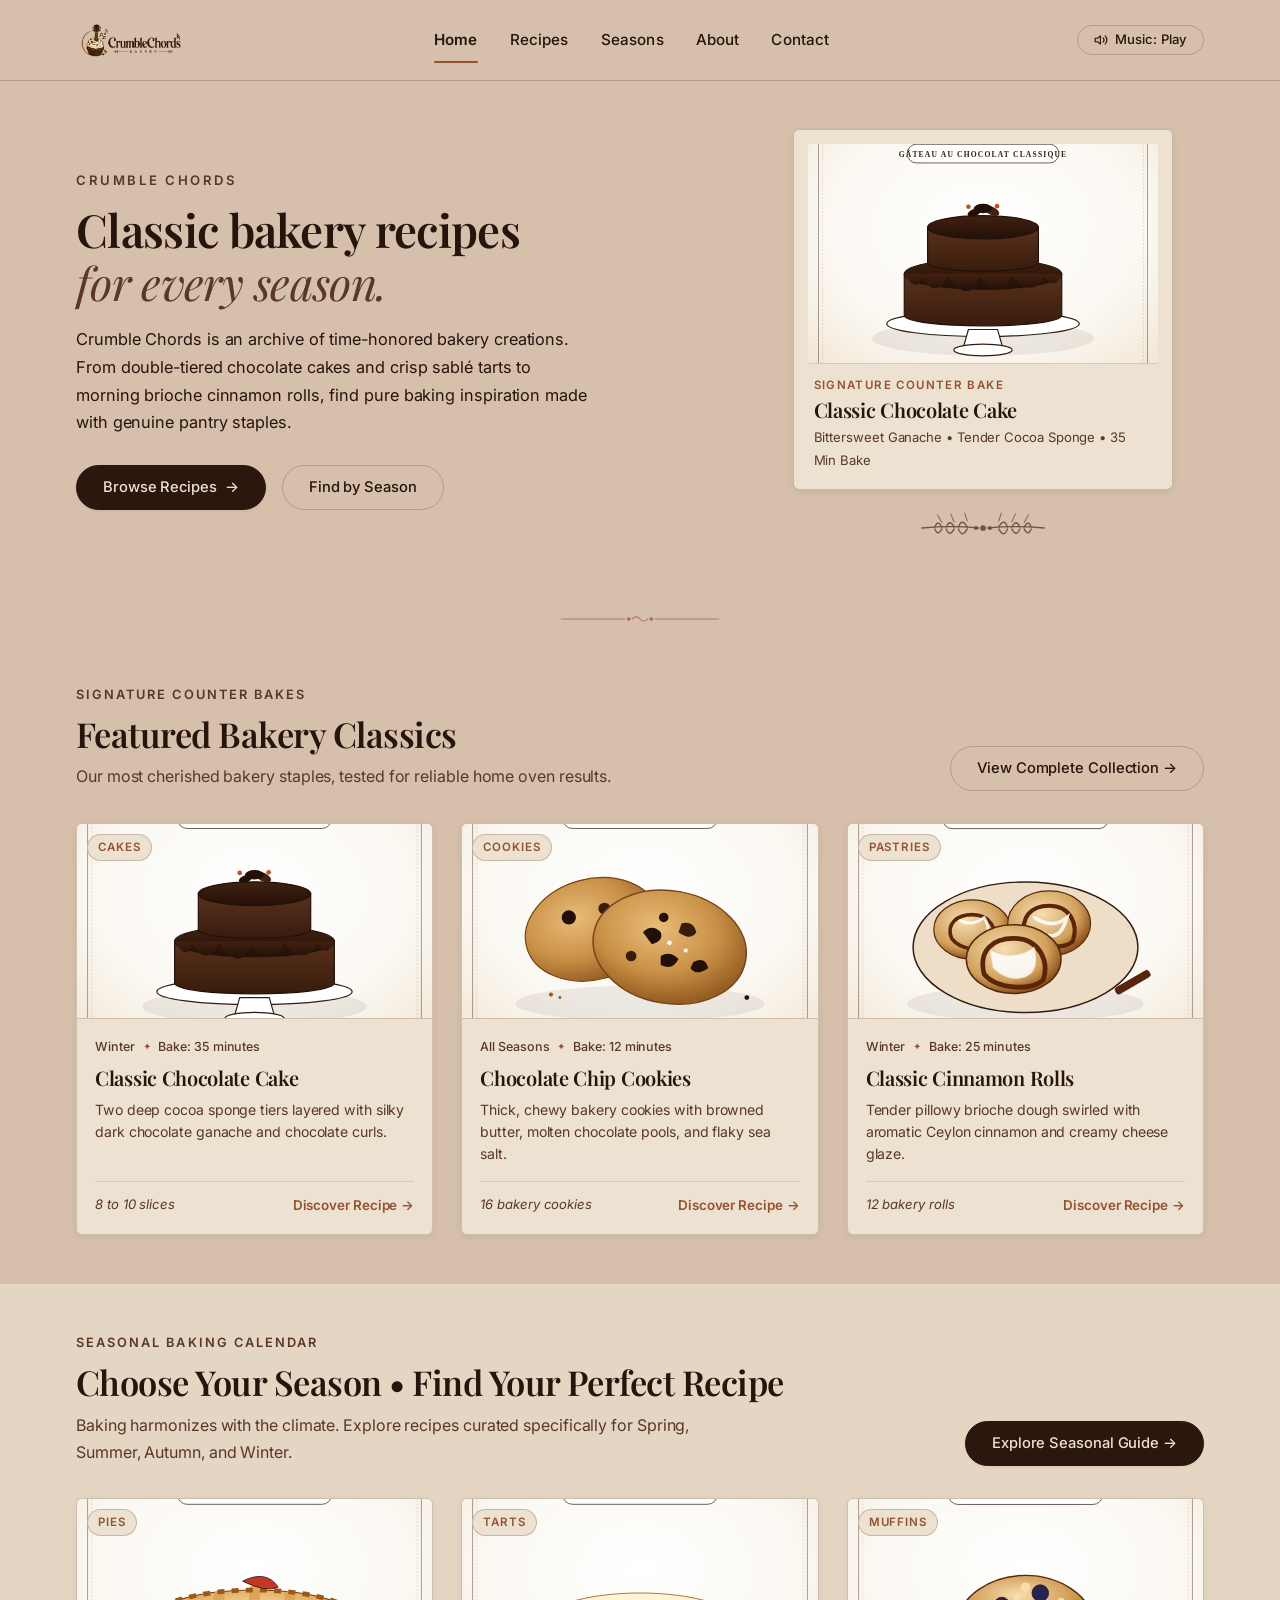
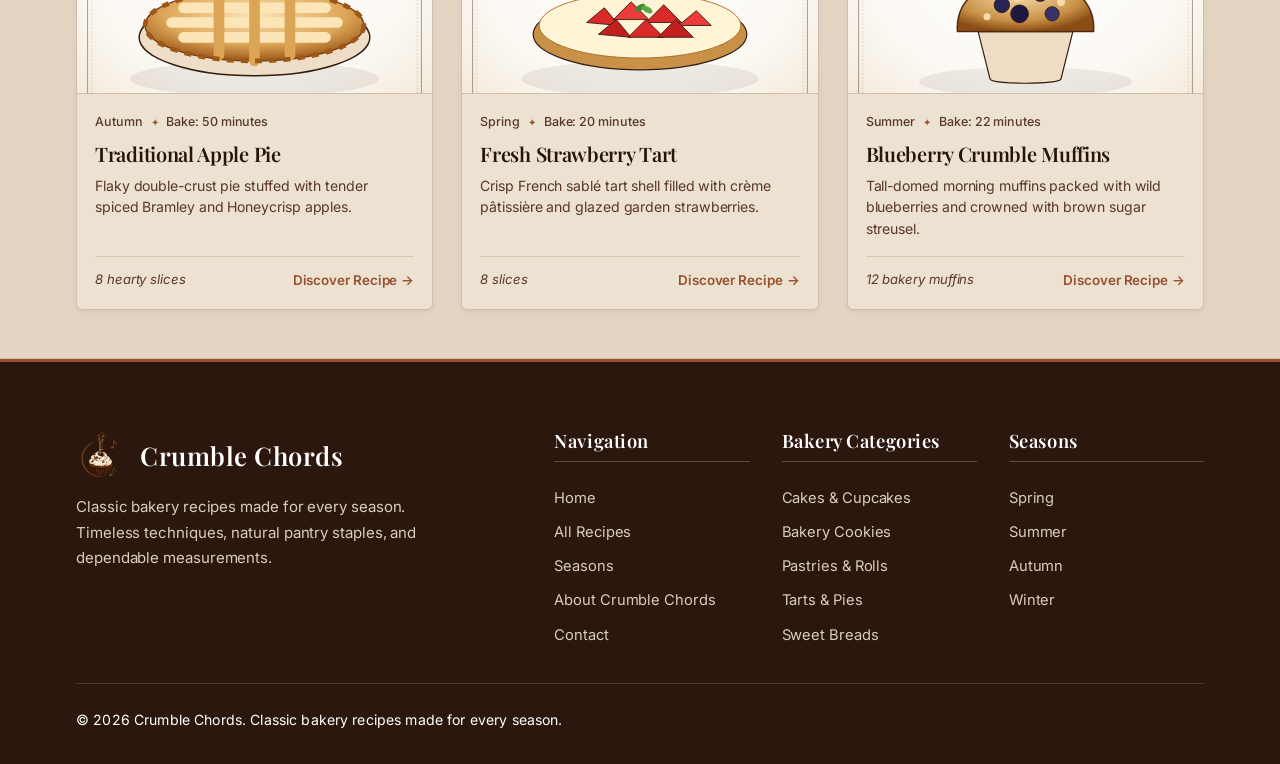
<file: index.html>
<!DOCTYPE html>
<html lang="en">
<head>
  <meta charset="UTF-8">
  <meta name="viewport" content="width=device-width, initial-scale=1.0">
  <title>Crumble Chords — Classic Bakery Recipes</title>
  <meta name="description" content="Crumble Chords is a celebration of classic bakery recipes, from flaky double-crust apple pies to rich chocolate fudge cakes crafted for every season.">
  
  <!-- Google Fonts: Cormorant Garamond, Playfair Display & Inter -->
  <link rel="preconnect" href="https://fonts.googleapis.com">
  <link rel="preconnect" href="https://fonts.gstatic.com" crossorigin>
  <link href="https://fonts.googleapis.com/css2?family=Cormorant+Garamond:ital,wght@0,400;0,500;0,600;0,700;1,400;1,600&family=Inter:wght@300;400;500;600&family=Playfair+Display:ital,wght@0,600;0,700;1,400;1,600&display=swap" rel="stylesheet">
  
  <link rel="stylesheet" href="css/style.css?v=5">
  <link rel="icon" href="images/logo/crumble-chords-emblem.png" type="image/png">
</head>
<body>

  <!-- Optional Background Audio Element -->
  <audio id="bakeryAudio" src="audio/bakery-classic.mp3" preload="none"></audio>

  <!-- ============================================================ -->
  <!-- SITE WRAPPER (Warm Peach Journal Canvas inside Brown Frame)  -->
  <!-- ============================================================ -->
  <div class="site-wrapper">

    <!-- ============================================================ -->
    <!-- NAVIGATION BAR (Printed Stationery Integrated Style)         -->
    <!-- ============================================================ -->
    <header class="site-header" id="header">
      <div class="container nav-inner">
        <div class="brand-area">
          <a href="index.html" class="brand-link" aria-label="Crumble Chords Home">
            <img 
              src="images/logo/crumble-chords-main-logo.png" 
              alt="Crumble Chords Bakery" 
              class="site-logo-img"
              width="210"
              height="44"
            >
          </a>
        </div>

        <nav class="nav-menu" aria-label="Main Navigation">
          <a href="index.html" class="nav-link active">Home</a>
          <a href="recipes.html" class="nav-link">Recipes</a>
          <a href="seasons.html" class="nav-link">Seasons</a>
          <a href="about.html" class="nav-link">About</a>
          <a href="contact.html" class="nav-link">Contact</a>
        </nav>

        <div class="nav-right-actions">
          <!-- Optional Ambient Café Music Button -->
          <button class="music-toggle-btn" aria-label="Toggle classic bakery music" aria-pressed="false">
            <svg class="music-icon-svg" viewBox="0 0 24 24">
              <polygon points="11 5 6 9 2 9 2 15 6 15 11 19 11 5"></polygon>
              <path d="M19.07 4.93a10 10 0 0 1 0 14.14M15.54 8.46a5 5 0 0 1 0 7.07"></path>
            </svg>
            <span class="music-btn-text">Music: Play</span>
          </button>

          <!-- Mobile Hamburger Toggle -->
          <button class="hamburger-btn" id="hamburgerBtn" aria-label="Toggle Menu" aria-expanded="false">
            <span class="hamburger-line"></span>
            <span class="hamburger-line"></span>
            <span class="hamburger-line"></span>
          </button>
        </div>
      </div>
    </header>

    <!-- Mobile Drawer Menu -->
    <div class="mobile-nav" id="mobileNav">
      <nav class="mobile-nav-links">
        <a href="index.html" class="mobile-nav-link active">Home</a>
        <a href="recipes.html" class="mobile-nav-link">Recipes</a>
        <a href="seasons.html" class="mobile-nav-link">Seasons</a>
        <a href="about.html" class="mobile-nav-link">About</a>
        <a href="contact.html" class="mobile-nav-link">Contact</a>
      </nav>
    </div>
    <div class="nav-backdrop" id="navBackdrop"></div>

    <!-- ============================================================ -->
    <!-- MAIN CONTENT                                                 -->
    <!-- ============================================================ -->
    <main>
      <!-- 1. HOME HERO SECTION (Original Editorial Asymmetrical Composition) -->
      <section class="home-hero">
        <div class="container home-hero-grid">
          <div class="home-hero-text">
            <p class="home-hero-kicker">CRUMBLE CHORDS</p>
            <h1 class="home-hero-title">
              Classic bakery recipes<br><em>for every season.</em>
            </h1>
            <p class="home-hero-desc">
              Crumble Chords is an archive of time-honored bakery creations. From double-tiered chocolate cakes and crisp sablé tarts to morning brioche cinnamon rolls, find pure baking inspiration made with genuine pantry staples.
            </p>
            <div class="home-hero-actions">
              <a href="recipes.html" class="btn btn-primary">
                Browse Recipes <span class="arrow">&rarr;</span>
              </a>
              <a href="seasons.html" class="btn btn-secondary">
                Find by Season
              </a>
            </div>
          </div>

          <div class="home-hero-aside">
            <div class="hero-recipe-plate">
              <a href="recipe-details.html?id=classic-chocolate-cake" aria-label="View Classic Chocolate Cake Recipe">
                <img 
                  src="images/recipes/cakes/classic-chocolate-cake.svg" 
                  alt="Classic Chocolate Cake" 
                  class="hero-recipe-img"
                  width="340"
                  height="220"
                  onerror="this.onerror=null; this.src='images/placeholders/recipe-placeholder.svg';"
                >
              </a>
              <div class="hero-recipe-caption">
                <span class="hero-recipe-tag">Signature Counter Bake</span>
                <h2 class="hero-recipe-name">Classic Chocolate Cake</h2>
                <p class="hero-recipe-meta">Bittersweet Ganache &bull; Tender Cocoa Sponge &bull; 35 Min Bake</p>
              </div>
            </div>
            <div class="hero-decor-wrap">
              <img src="images/decorations/wheat-ornament.svg" alt="" class="hero-decor-img" aria-hidden="true" width="140" height="42">
            </div>
          </div>
        </div>
      </section>

      <!-- Subtle Line Art Divider -->
      <div class="decor-divider">
        <img src="images/decorations/cookbook-flourish.svg" alt="" class="flourish-divider-img" aria-hidden="true" width="180" height="20">
      </div>

    <!-- 2. FEATURED BAKERY RECIPES -->
    <section class="section">
      <div class="container">
        <div class="section-header section-header-split">
          <div>
            <p class="section-eyebrow">Signature Counter Bakes</p>
            <h2 class="section-title">Featured Bakery Classics</h2>
            <p class="section-desc">Our most cherished bakery staples, tested for reliable home oven results.</p>
          </div>
          <a href="recipes.html" class="btn btn-secondary">View Complete Collection &rarr;</a>
        </div>

        <!-- Rendered via js/main.js -->
        <div class="recipes-grid" id="homeFeaturedGrid"></div>
      </div>
    </section>

    <!-- 3. CHOOSE YOUR SEASON TEASER SECTION -->
    <section class="section section-alt">
      <div class="container">
        <div class="section-header section-header-split">
          <div>
            <p class="section-eyebrow">Seasonal Baking Calendar</p>
            <h2 class="section-title">Choose Your Season &bull; Find Your Perfect Recipe</h2>
            <p class="section-desc">Baking harmonizes with the climate. Explore recipes curated specifically for Spring, Summer, Autumn, and Winter.</p>
          </div>
          <a href="seasons.html" class="btn btn-primary">Explore Seasonal Guide &rarr;</a>
        </div>

        <!-- Rendered via js/main.js -->
        <div class="recipes-grid" id="homeSeasonalPreviewGrid"></div>
      </div>
    </section>
  </main>

  <!-- ============================================================ -->
  <!-- FOOTER                                                       -->
  <!-- ============================================================ -->
  <footer class="site-footer">
    <div class="container">
      <div class="footer-grid">
        <div class="footer-brand">
          <div class="footer-emblem-row">
            <img src="images/logo/crumble-chords-emblem.png" alt="Crumble Chords Emblem" class="footer-emblem-img" width="54" height="54">
            <h3 class="footer-brand-title">Crumble Chords</h3>
          </div>
          <p class="footer-tagline">
            Classic bakery recipes made for every season. Timeless techniques, natural pantry staples, and dependable measurements.
          </p>
        </div>

        <div class="footer-links-group">
          <div class="footer-col">
            <h4 class="footer-col-title">Navigation</h4>
            <a href="index.html" class="footer-link">Home</a>
            <a href="recipes.html" class="footer-link">All Recipes</a>
            <a href="seasons.html" class="footer-link">Seasons</a>
            <a href="about.html" class="footer-link">About Crumble Chords</a>
            <a href="contact.html" class="footer-link">Contact</a>
          </div>

          <div class="footer-col">
            <h4 class="footer-col-title">Bakery Categories</h4>
            <a href="recipes.html?category=Cakes" class="footer-link">Cakes &amp; Cupcakes</a>
            <a href="recipes.html?category=Cookies" class="footer-link">Bakery Cookies</a>
            <a href="recipes.html?category=Pastries" class="footer-link">Pastries &amp; Rolls</a>
            <a href="recipes.html?category=Pies" class="footer-link">Tarts &amp; Pies</a>
            <a href="recipes.html?category=Breads" class="footer-link">Sweet Breads</a>
          </div>

          <div class="footer-col">
            <h4 class="footer-col-title">Seasons</h4>
            <a href="seasons.html?season=spring" class="footer-link">Spring</a>
            <a href="seasons.html?season=summer" class="footer-link">Summer</a>
            <a href="seasons.html?season=autumn" class="footer-link">Autumn</a>
            <a href="seasons.html?season=winter" class="footer-link">Winter</a>
          </div>
        </div>
      </div>

      <div class="footer-bottom">
        <p>&copy; 2026 Crumble Chords. Classic bakery recipes made for every season.</p>
      </div>
    </div>
  </footer>
  </div> <!-- End .site-wrapper -->

  <!-- Scripts -->
  <script src="js/recipes-data.js"></script>
  <script src="js/audio-player.js"></script>
  <script src="js/main.js"></script>
</body>
</html>
</file>
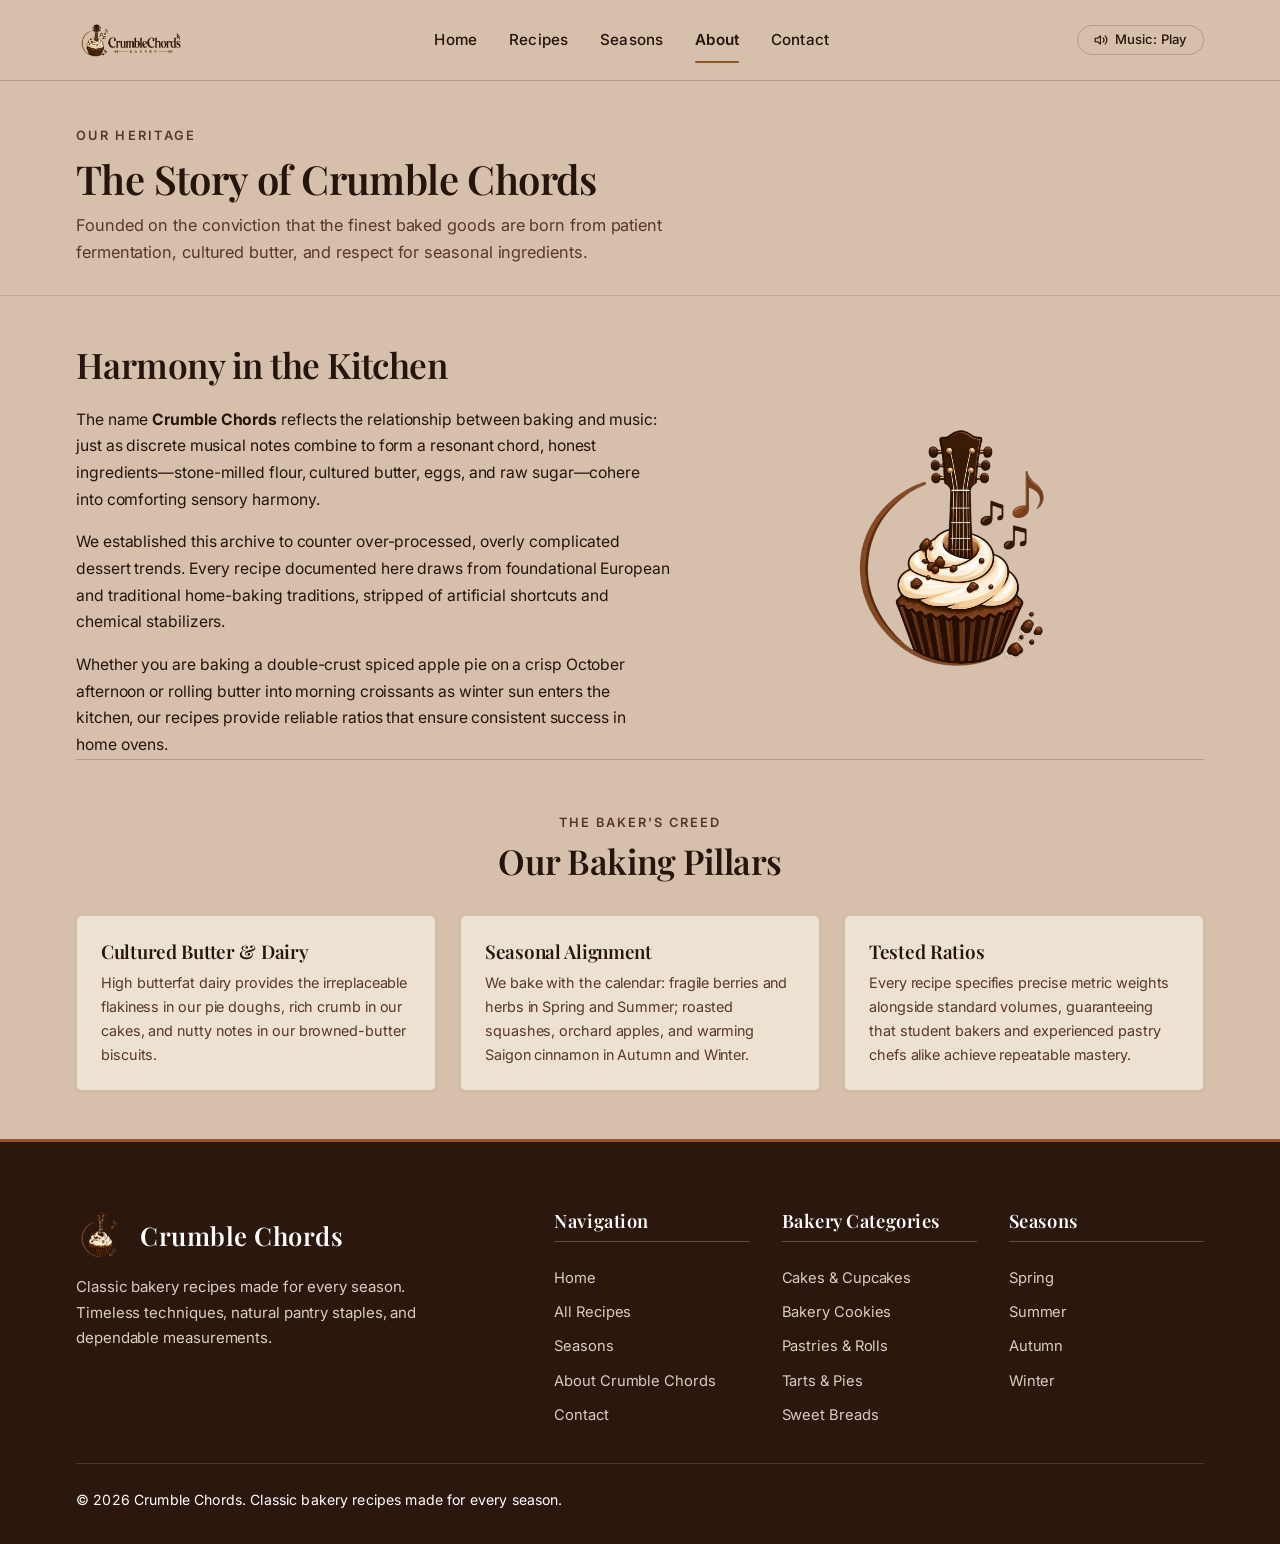
<file: about.html>
<!DOCTYPE html>
<html lang="en">
<head>
  <meta charset="UTF-8">
  <meta name="viewport" content="width=device-width, initial-scale=1.0">
  <title>About Our Oven — Crumble Chords</title>
  <meta name="description" content="Learn about the philosophy behind Crumble Chords: a dedication to classic bakery techniques, heritage flours, cultured dairy, and seasonal baking.">
  
  <!-- Google Fonts: Cormorant Garamond, Playfair Display & Inter -->
  <link rel="preconnect" href="https://fonts.googleapis.com">
  <link rel="preconnect" href="https://fonts.gstatic.com" crossorigin>
  <link href="https://fonts.googleapis.com/css2?family=Cormorant+Garamond:ital,wght@0,400;0,500;0,600;0,700;1,400;1,600&family=Inter:wght@300;400;500;600&family=Playfair+Display:ital,wght@0,600;0,700;1,400&display=swap" rel="stylesheet">
  
  <link rel="stylesheet" href="css/style.css?v=5">
  <link rel="icon" href="images/logo/crumble-chords-emblem.png" type="image/png">
</head>
<body>

  <!-- Optional Background Audio Element -->
  <audio id="bakeryAudio" src="audio/bakery-classic.mp3" preload="none"></audio>

  <!-- ============================================================ -->
  <!-- SITE WRAPPER (Warm Peach Journal Canvas inside Brown Frame)  -->
  <!-- ============================================================ -->
  <div class="site-wrapper">

  <!-- ============================================================ -->
  <!-- NAVIGATION BAR                                               -->
  <!-- ============================================================ -->
  <header class="site-header" id="header">
    <div class="container nav-inner">
      <div class="brand-area">
        <a href="index.html" class="brand-link" aria-label="Crumble Chords Home">
          <img 
            src="images/logo/crumble-chords-main-logo.png" 
            alt="Crumble Chords Bakery" 
            class="site-logo-img"
            width="210"
            height="44"
          >
        </a>
      </div>

      <nav class="nav-menu" aria-label="Main Navigation">
        <a href="index.html" class="nav-link">Home</a>
        <a href="recipes.html" class="nav-link">Recipes</a>
        <a href="seasons.html" class="nav-link">Seasons</a>
        <a href="about.html" class="nav-link active">About</a>
        <a href="contact.html" class="nav-link">Contact</a>
      </nav>

      <div class="nav-right-actions">
        <button class="music-toggle-btn" aria-label="Toggle classic bakery music" aria-pressed="false">
          <svg class="music-icon-svg" viewBox="0 0 24 24">
            <polygon points="11 5 6 9 2 9 2 15 6 15 11 19 11 5"></polygon>
            <path d="M19.07 4.93a10 10 0 0 1 0 14.14M15.54 8.46a5 5 0 0 1 0 7.07"></path>
          </svg>
          <span class="music-btn-text">Music: Play</span>
        </button>

        <button class="hamburger-btn" id="hamburgerBtn" aria-label="Toggle Menu" aria-expanded="false">
          <span class="hamburger-line"></span>
          <span class="hamburger-line"></span>
          <span class="hamburger-line"></span>
        </button>
      </div>
    </div>
  </header>

  <!-- Mobile Drawer -->
  <div class="mobile-nav" id="mobileNav">
    <nav class="mobile-nav-links">
      <a href="index.html" class="mobile-nav-link">Home</a>
      <a href="recipes.html" class="mobile-nav-link">Recipes</a>
      <a href="seasons.html" class="mobile-nav-link">Seasons</a>
      <a href="about.html" class="mobile-nav-link active">About</a>
      <a href="contact.html" class="mobile-nav-link">Contact</a>
    </nav>
  </div>
  <div class="nav-backdrop" id="navBackdrop"></div>

  <!-- ============================================================ -->
  <!-- MAIN CONTENT                                                 -->
  <!-- ============================================================ -->
  <main>
    <header class="page-intro">
      <div class="container">
        <p class="page-eyebrow">Our Heritage</p>
        <h1 class="page-title">The Story of Crumble Chords</h1>
        <p class="page-subtitle">
          Founded on the conviction that the finest baked goods are born from patient fermentation, cultured butter, and respect for seasonal ingredients.
        </p>
      </div>
    </header>

    <section class="section">
      <div class="container">
        <!-- Editorial Two-Column Story -->
        <div class="editorial-grid">
          <div class="editorial-text">
            <h2 style="font-size: 2.2rem; color: var(--text-primary); margin-bottom: 20px;">
              Harmony in the Kitchen
            </h2>
            <p>
              The name <strong>Crumble Chords</strong> reflects the relationship between baking and music: just as discrete musical notes combine to form a resonant chord, honest ingredients—stone-milled flour, cultured butter, eggs, and raw sugar—cohere into comforting sensory harmony.
            </p>
            <p>
              We established this archive to counter over-processed, overly complicated dessert trends. Every recipe documented here draws from foundational European and traditional home-baking traditions, stripped of artificial shortcuts and chemical stabilizers.
            </p>
            <p>
              Whether you are baking a double-crust spiced apple pie on a crisp October afternoon or rolling butter into morning croissants as winter sun enters the kitchen, our recipes provide reliable ratios that ensure consistent success in home ovens.
            </p>
          </div>

          <div class="editorial-image-box">
            <img 
              src="images/logo/crumble-chords-emblem.png" 
              alt="Crumble Chords Bakery Emblem" 
              style="width: 260px; height: 260px; object-fit: contain; margin: 0 auto; display: block;"
            >
          </div>
        </div>

        <!-- Three Pillars of Crumble Chords -->
        <div style="border-top: 1px solid var(--border-medium); padding-top: var(--space-2xl);">
          <div class="section-header text-center">
            <p class="section-eyebrow">The Baker's Creed</p>
            <h2 class="section-title">Our Baking Pillars</h2>
          </div>

          <div class="values-grid">
            <div class="value-card">
              <h3 class="value-card-title">Cultured Butter &amp; Dairy</h3>
              <p class="value-card-desc">
                High butterfat dairy provides the irreplaceable flakiness in our pie doughs, rich crumb in our cakes, and nutty notes in our browned-butter biscuits.
              </p>
            </div>

            <div class="value-card">
              <h3 class="value-card-title">Seasonal Alignment</h3>
              <p class="value-card-desc">
                We bake with the calendar: fragile berries and herbs in Spring and Summer; roasted squashes, orchard apples, and warming Saigon cinnamon in Autumn and Winter.
              </p>
            </div>

            <div class="value-card">
              <h3 class="value-card-title">Tested Ratios</h3>
              <p class="value-card-desc">
                Every recipe specifies precise metric weights alongside standard volumes, guaranteeing that student bakers and experienced pastry chefs alike achieve repeatable mastery.
              </p>
            </div>
          </div>
        </div>
      </div>
    </section>
  </main>

  <!-- ============================================================ -->
  <!-- FOOTER                                                       -->
  <!-- ============================================================ -->
  <footer class="site-footer">
    <div class="container">
      <div class="footer-grid">
        <div class="footer-brand">
          <div class="footer-emblem-row">
            <img src="images/logo/crumble-chords-emblem.png" alt="Crumble Chords Emblem" class="footer-emblem-img" width="54" height="54">
            <h3 class="footer-brand-title">Crumble Chords</h3>
          </div>
          <p class="footer-tagline">
            Classic bakery recipes made for every season. Timeless techniques, natural pantry staples, and dependable measurements.
          </p>
        </div>

        <div class="footer-links-group">
          <div class="footer-col">
            <h4 class="footer-col-title">Navigation</h4>
            <a href="index.html" class="footer-link">Home</a>
            <a href="recipes.html" class="footer-link">All Recipes</a>
            <a href="seasons.html" class="footer-link">Seasons</a>
            <a href="about.html" class="footer-link">About Crumble Chords</a>
            <a href="contact.html" class="footer-link">Contact</a>
          </div>

          <div class="footer-col">
            <h4 class="footer-col-title">Bakery Categories</h4>
            <a href="recipes.html?category=Cakes" class="footer-link">Cakes &amp; Cupcakes</a>
            <a href="recipes.html?category=Cookies" class="footer-link">Bakery Cookies</a>
            <a href="recipes.html?category=Pastries" class="footer-link">Pastries &amp; Rolls</a>
            <a href="recipes.html?category=Pies" class="footer-link">Tarts &amp; Pies</a>
            <a href="recipes.html?category=Breads" class="footer-link">Sweet Breads</a>
          </div>

          <div class="footer-col">
            <h4 class="footer-col-title">Seasons</h4>
            <a href="seasons.html?season=spring" class="footer-link">Spring</a>
            <a href="seasons.html?season=summer" class="footer-link">Summer</a>
            <a href="seasons.html?season=autumn" class="footer-link">Autumn</a>
            <a href="seasons.html?season=winter" class="footer-link">Winter</a>
          </div>
        </div>
      </div>

      <div class="footer-bottom">
        <p>&copy; 2026 Crumble Chords. Classic bakery recipes made for every season.</p>
      </div>
    </div>
  </footer>
  </div> <!-- End .site-wrapper -->

  <!-- Scripts -->
  <script src="js/recipes-data.js"></script>
  <script src="js/audio-player.js"></script>
  <script src="js/main.js"></script>
</body>
</html>
</file>
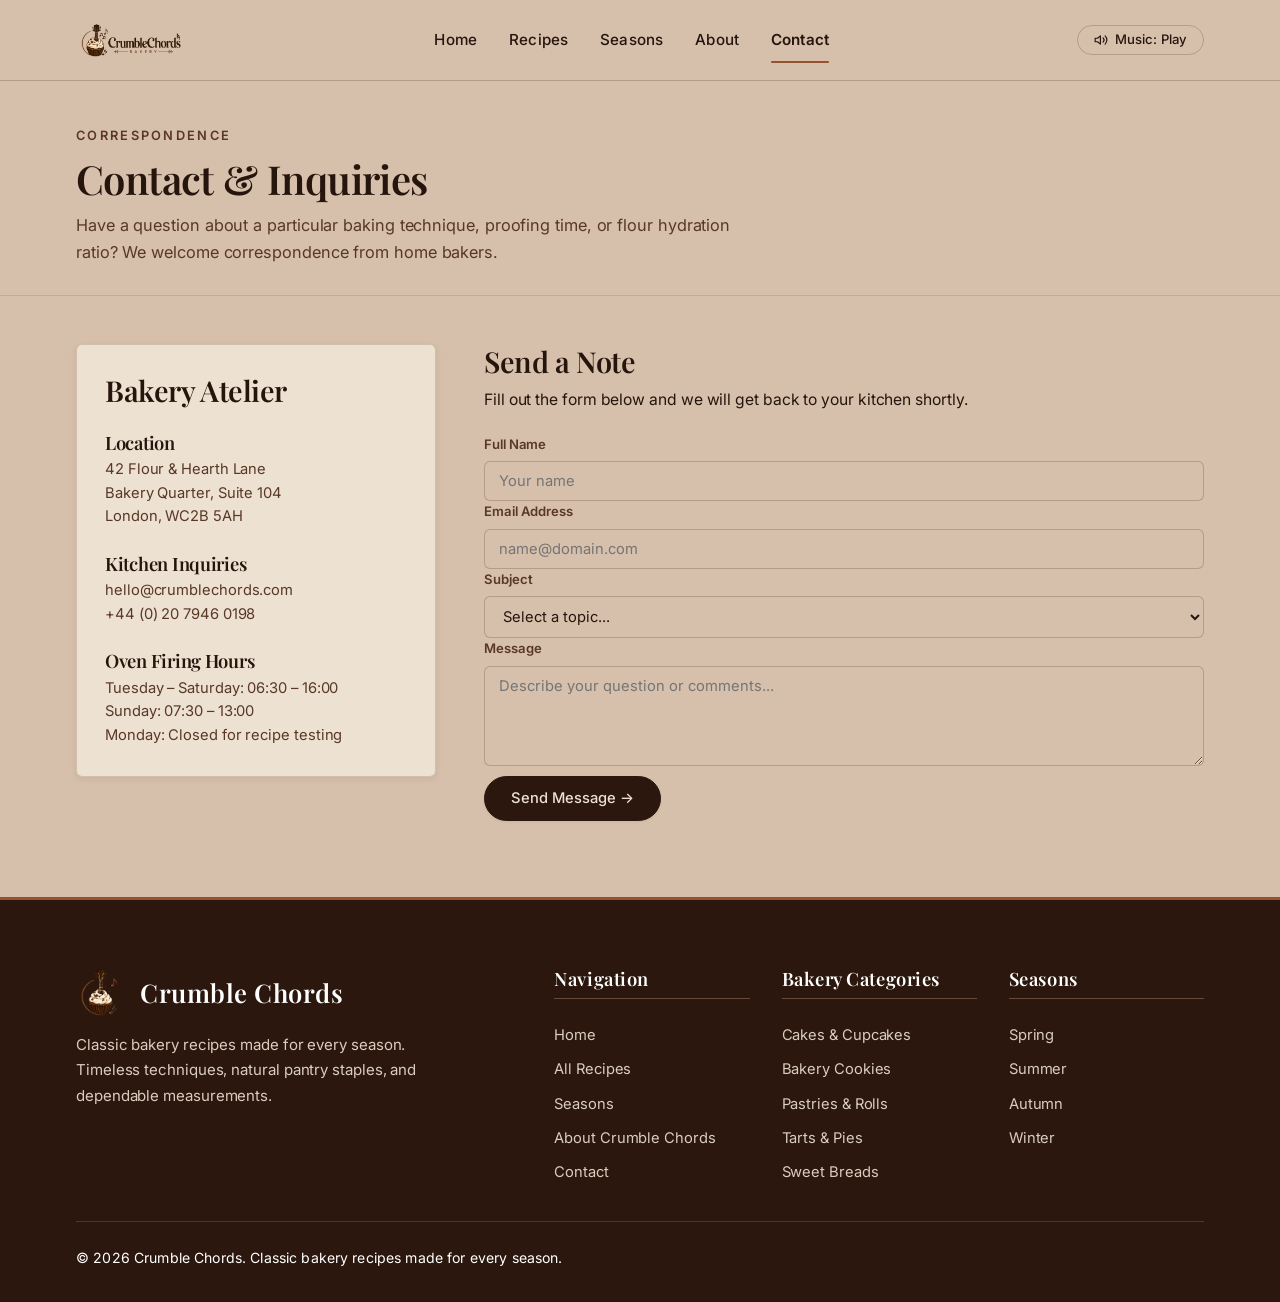
<file: contact.html>
<!DOCTYPE html>
<html lang="en">
<head>
  <meta charset="UTF-8">
  <meta name="viewport" content="width=device-width, initial-scale=1.0">
  <title>Contact &amp; Inquiries — Crumble Chords</title>
  <meta name="description" content="Get in touch with Crumble Chords bakery atelier. Send baking inquiries, recipe questions, or seasonal collaboration requests.">
  
  <!-- Google Fonts: Cormorant Garamond, Playfair Display & Inter -->
  <link rel="preconnect" href="https://fonts.googleapis.com">
  <link rel="preconnect" href="https://fonts.gstatic.com" crossorigin>
  <link href="https://fonts.googleapis.com/css2?family=Cormorant+Garamond:ital,wght@0,400;0,500;0,600;0,700;1,400&family=Inter:wght@300;400;500;600&family=Playfair+Display:ital,wght@0,600;0,700;1,400&display=swap" rel="stylesheet">
  
  <link rel="stylesheet" href="css/style.css?v=5">
  <link rel="icon" href="images/logo/crumble-chords-emblem.png" type="image/png">
</head>
<body>

  <!-- Optional Background Audio Element -->
  <audio id="bakeryAudio" src="audio/bakery-classic.mp3" preload="none"></audio>

  <!-- ============================================================ -->
  <!-- SITE WRAPPER (Warm Peach Journal Canvas inside Brown Frame)  -->
  <!-- ============================================================ -->
  <div class="site-wrapper">

  <!-- ============================================================ -->
  <!-- NAVIGATION BAR                                               -->
  <!-- ============================================================ -->
  <header class="site-header" id="header">
    <div class="container nav-inner">
      <div class="brand-area">
        <a href="index.html" class="brand-link" aria-label="Crumble Chords Home">
          <img 
            src="images/logo/crumble-chords-main-logo.png" 
            alt="Crumble Chords Bakery" 
            class="site-logo-img"
            width="210"
            height="44"
          >
        </a>
      </div>

      <nav class="nav-menu" aria-label="Main Navigation">
        <a href="index.html" class="nav-link">Home</a>
        <a href="recipes.html" class="nav-link">Recipes</a>
        <a href="seasons.html" class="nav-link">Seasons</a>
        <a href="about.html" class="nav-link">About</a>
        <a href="contact.html" class="nav-link active">Contact</a>
      </nav>

      <div class="nav-right-actions">
        <button class="music-toggle-btn" aria-label="Toggle classic bakery music" aria-pressed="false">
          <svg class="music-icon-svg" viewBox="0 0 24 24">
            <polygon points="11 5 6 9 2 9 2 15 6 15 11 19 11 5"></polygon>
            <path d="M19.07 4.93a10 10 0 0 1 0 14.14M15.54 8.46a5 5 0 0 1 0 7.07"></path>
          </svg>
          <span class="music-btn-text">Music: Play</span>
        </button>

        <button class="hamburger-btn" id="hamburgerBtn" aria-label="Toggle Menu" aria-expanded="false">
          <span class="hamburger-line"></span>
          <span class="hamburger-line"></span>
          <span class="hamburger-line"></span>
        </button>
      </div>
    </div>
  </header>

  <!-- Mobile Drawer -->
  <div class="mobile-nav" id="mobileNav">
    <nav class="mobile-nav-links">
      <a href="index.html" class="mobile-nav-link">Home</a>
      <a href="recipes.html" class="mobile-nav-link">Recipes</a>
      <a href="seasons.html" class="mobile-nav-link">Seasons</a>
      <a href="about.html" class="mobile-nav-link">About</a>
      <a href="contact.html" class="mobile-nav-link active">Contact</a>
    </nav>
  </div>
  <div class="nav-backdrop" id="navBackdrop"></div>

  <!-- ============================================================ -->
  <!-- MAIN CONTENT                                                 -->
  <!-- ============================================================ -->
  <main>
    <header class="page-intro">
      <div class="container">
        <p class="page-eyebrow">Correspondence</p>
        <h1 class="page-title">Contact &amp; Inquiries</h1>
        <p class="page-subtitle">
          Have a question about a particular baking technique, proofing time, or flour hydration ratio? We welcome correspondence from home bakers.
        </p>
      </div>
    </header>

    <section class="section">
      <div class="container">
        <div class="contact-layout-grid">
          
          <!-- Atelier Information -->
          <div class="contact-info-panel">
            <h2 style="font-size: 1.8rem; color: var(--text-primary); margin-bottom: 24px;">Bakery Atelier</h2>
            
            <div class="contact-info-block">
              <h3 class="contact-info-title">Location</h3>
              <p class="contact-info-detail">
                42 Flour &amp; Hearth Lane<br>
                Bakery Quarter, Suite 104<br>
                London, WC2B 5AH
              </p>
            </div>

            <div class="contact-info-block">
              <h3 class="contact-info-title">Kitchen Inquiries</h3>
              <p class="contact-info-detail">
                hello@crumblechords.com<br>
                +44 (0) 20 7946 0198
              </p>
            </div>

            <div class="contact-info-block">
              <h3 class="contact-info-title">Oven Firing Hours</h3>
              <p class="contact-info-detail">
                Tuesday &ndash; Saturday: 06:30 &ndash; 16:00<br>
                Sunday: 07:30 &ndash; 13:00<br>
                Monday: Closed for recipe testing
              </p>
            </div>
          </div>

          <!-- Contact Form -->
          <div class="comment-form-wrap">
            <h2 style="font-size: 1.8rem; color: var(--text-primary); margin-bottom: 8px;">Send a Note</h2>
            <p style="margin-bottom: 20px;">Fill out the form below and we will get back to your kitchen shortly.</p>
            
            <form id="inquiryForm" onsubmit="event.preventDefault(); document.getElementById('inquirySuccess').style.display='block'; this.reset();">
              <div id="inquirySuccess" class="comment-success-notice">
                Thank you for your note. We have received your inquiry.
              </div>

              <div class="form-group">
                <label for="inquiryName" class="form-label">Full Name</label>
                <input type="text" id="inquiryName" class="form-input" placeholder="Your name" required>
              </div>

              <div class="form-group">
                <label for="inquiryEmail" class="form-label">Email Address</label>
                <input type="email" id="inquiryEmail" class="form-input" placeholder="name@domain.com" required>
              </div>

              <div class="form-group">
                <label for="inquirySubject" class="form-label">Subject</label>
                <select id="inquirySubject" class="form-input" required>
                  <option value="">Select a topic...</option>
                  <option value="Recipe Troubleshooting">Recipe Troubleshooting</option>
                  <option value="Ingredient Substitution">Ingredient Substitution</option>
                  <option value="Seasonal Baking Calendar">Seasonal Baking Calendar</option>
                  <option value="General Inquiry">General Inquiry</option>
                </select>
              </div>

              <div class="form-group">
                <label for="inquiryMessage" class="form-label">Message</label>
                <textarea id="inquiryMessage" class="form-textarea" placeholder="Describe your question or comments..." required></textarea>
              </div>

              <button type="submit" class="btn btn-primary" style="margin-top: 10px;">Send Message &rarr;</button>
            </form>
          </div>

        </div>
      </div>
    </section>
  </main>

  <!-- ============================================================ -->
  <!-- FOOTER                                                       -->
  <!-- ============================================================ -->
  <footer class="site-footer">
    <div class="container">
      <div class="footer-grid">
        <div class="footer-brand">
          <div class="footer-emblem-row">
            <img src="images/logo/crumble-chords-emblem.png" alt="Crumble Chords Emblem" class="footer-emblem-img" width="54" height="54">
            <h3 class="footer-brand-title">Crumble Chords</h3>
          </div>
          <p class="footer-tagline">
            Classic bakery recipes made for every season. Timeless techniques, natural pantry staples, and dependable measurements.
          </p>
        </div>

        <div class="footer-links-group">
          <div class="footer-col">
            <h4 class="footer-col-title">Navigation</h4>
            <a href="index.html" class="footer-link">Home</a>
            <a href="recipes.html" class="footer-link">All Recipes</a>
            <a href="seasons.html" class="footer-link">Seasons</a>
            <a href="about.html" class="footer-link">About Crumble Chords</a>
            <a href="contact.html" class="footer-link">Contact</a>
          </div>

          <div class="footer-col">
            <h4 class="footer-col-title">Bakery Categories</h4>
            <a href="recipes.html?category=Cakes" class="footer-link">Cakes &amp; Cupcakes</a>
            <a href="recipes.html?category=Cookies" class="footer-link">Bakery Cookies</a>
            <a href="recipes.html?category=Pastries" class="footer-link">Pastries &amp; Rolls</a>
            <a href="recipes.html?category=Pies" class="footer-link">Tarts &amp; Pies</a>
            <a href="recipes.html?category=Breads" class="footer-link">Sweet Breads</a>
          </div>

          <div class="footer-col">
            <h4 class="footer-col-title">Seasons</h4>
            <a href="seasons.html?season=spring" class="footer-link">Spring</a>
            <a href="seasons.html?season=summer" class="footer-link">Summer</a>
            <a href="seasons.html?season=autumn" class="footer-link">Autumn</a>
            <a href="seasons.html?season=winter" class="footer-link">Winter</a>
          </div>
        </div>
      </div>

      <div class="footer-bottom">
        <p>&copy; 2026 Crumble Chords. Classic bakery recipes made for every season.</p>
      </div>
    </div>
  </footer>
  </div> <!-- End .site-wrapper -->

  <!-- Scripts -->
  <script src="js/recipes-data.js"></script>
  <script src="js/audio-player.js"></script>
  <script src="js/main.js"></script>
</body>
</html>
</file>
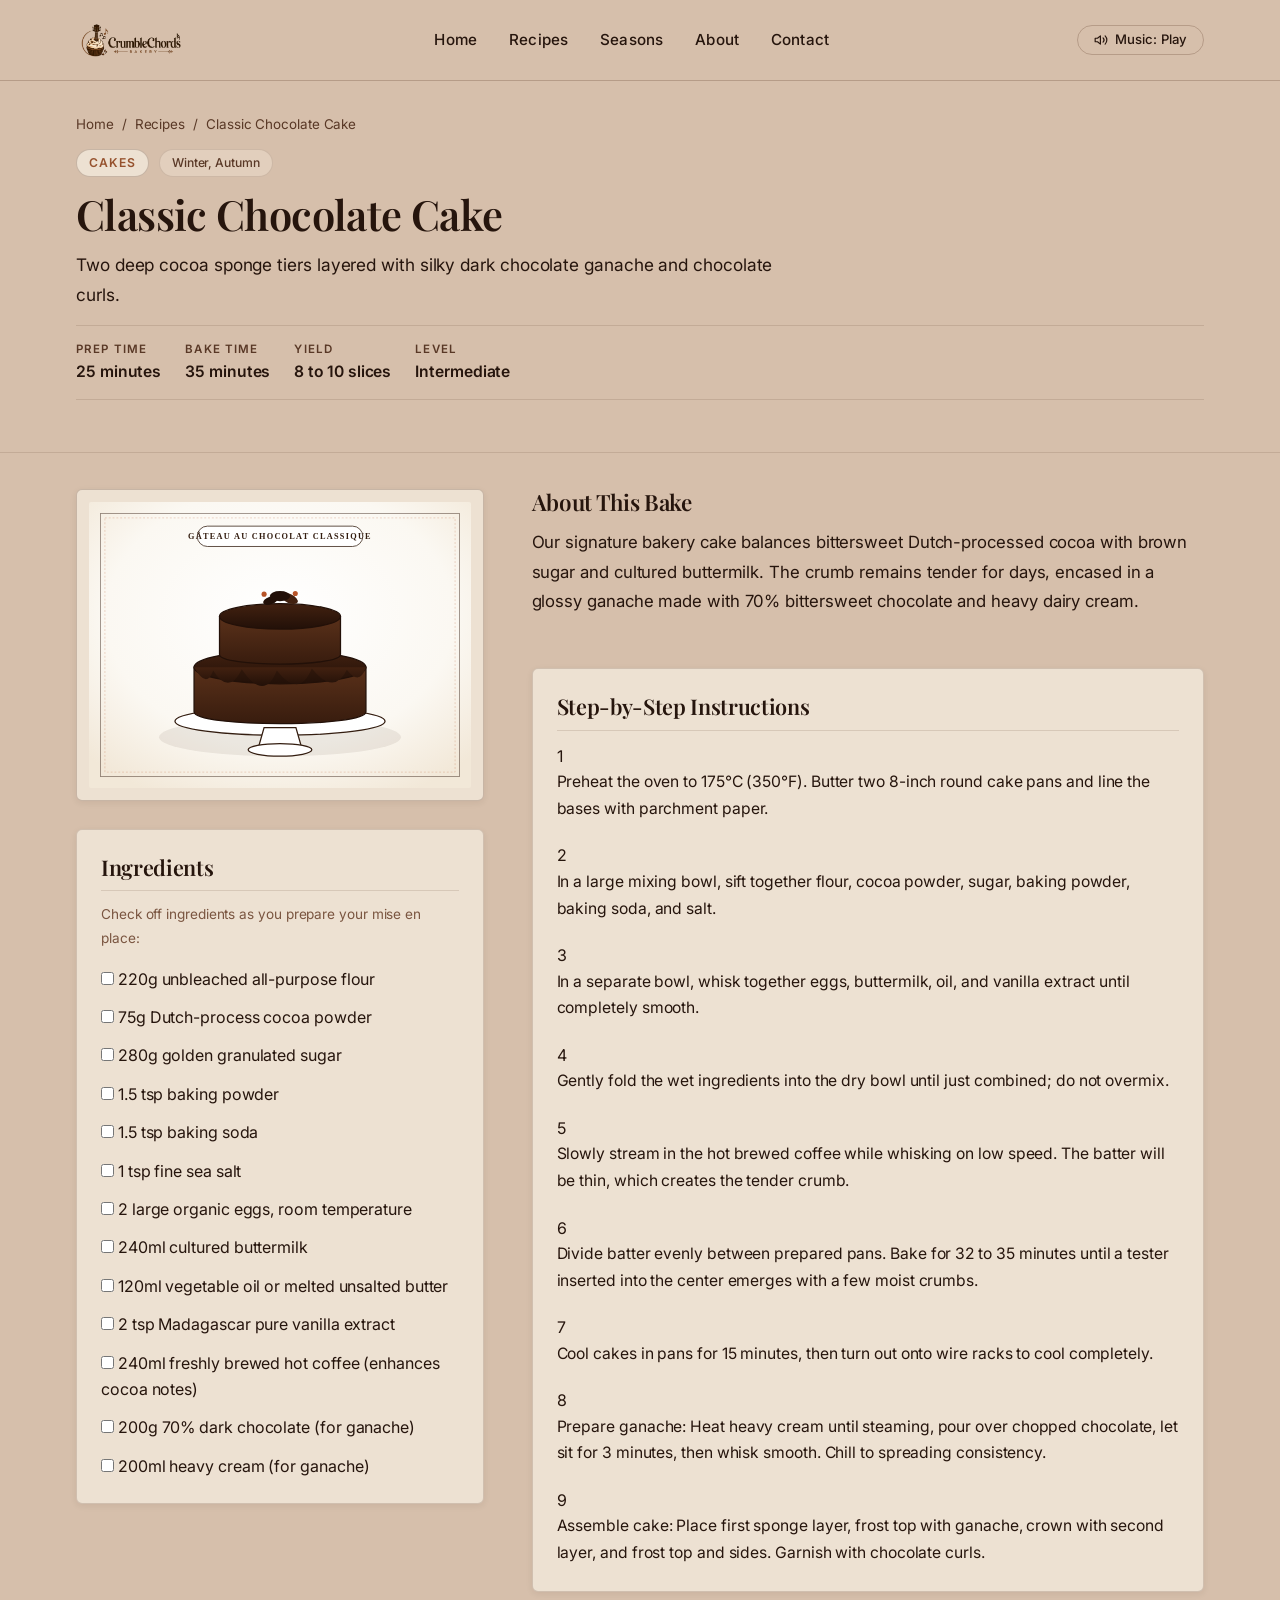
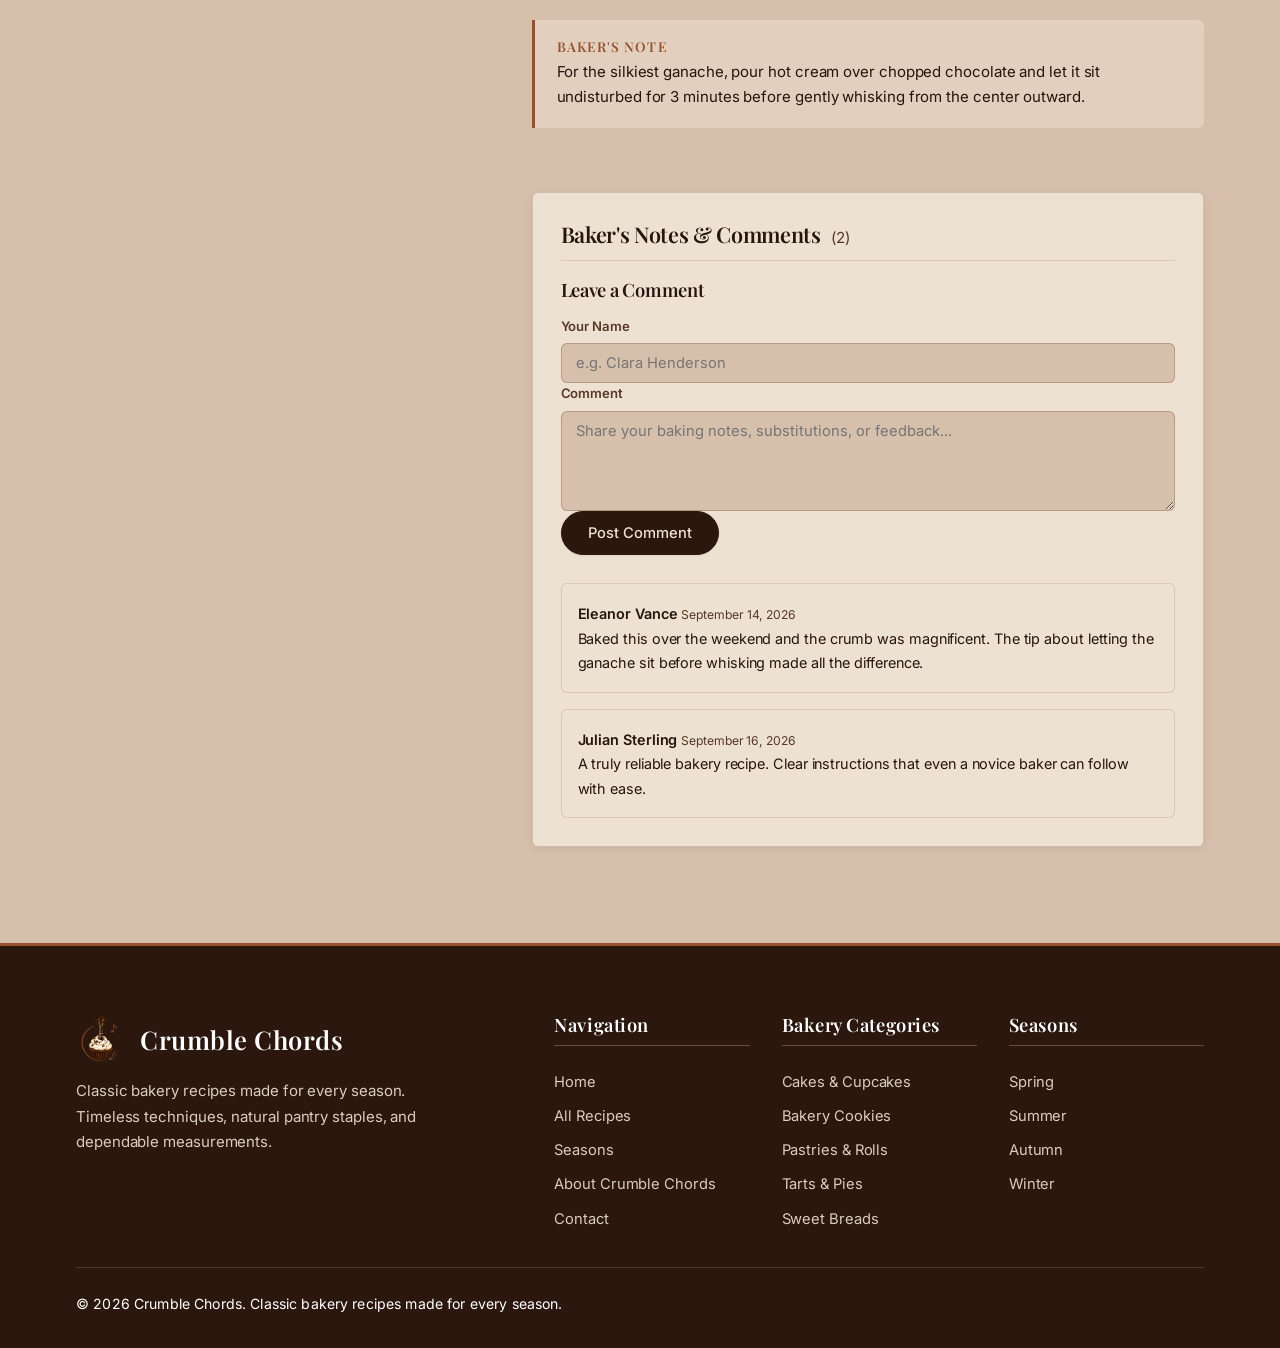
<file: recipe-details.html>
<!DOCTYPE html>
<html lang="en">
<head>
  <meta charset="UTF-8">
  <meta name="viewport" content="width=device-width, initial-scale=1.0">
  <title>Recipe Details — Crumble Chords Bakery</title>
  <meta name="description" content="Classic bakery recipe with precise measurements, step-by-step instructions, and baker's tips from Crumble Chords.">
  
  <!-- Google Fonts: Cormorant Garamond, Playfair Display & Inter -->
  <link rel="preconnect" href="https://fonts.googleapis.com">
  <link rel="preconnect" href="https://fonts.gstatic.com" crossorigin>
  <link href="https://fonts.googleapis.com/css2?family=Cormorant+Garamond:ital,wght@0,400;0,500;0,600;0,700;1,400;1,600&family=Inter:wght@300;400;500;600&family=Playfair+Display:ital,wght@0,600;0,700;1,400&display=swap" rel="stylesheet">
  
  <link rel="stylesheet" href="css/style.css?v=5">
  <link rel="icon" href="images/logo/crumble-chords-emblem.png" type="image/png">
</head>
<body>

  <!-- Optional Background Audio Element -->
  <audio id="bakeryAudio" src="audio/bakery-classic.mp3" preload="none"></audio>

  <!-- ============================================================ -->
  <!-- SITE WRAPPER (Warm Peach Journal Canvas inside Brown Frame)  -->
  <!-- ============================================================ -->
  <div class="site-wrapper">

  <!-- ============================================================ -->
  <!-- NAVIGATION BAR                                               -->
  <!-- ============================================================ -->
  <header class="site-header" id="header">
    <div class="container nav-inner">
      <div class="brand-area">
        <a href="index.html" class="brand-link" aria-label="Crumble Chords Home">
          <img 
            src="images/logo/crumble-chords-main-logo.png" 
            alt="Crumble Chords Bakery" 
            class="site-logo-img"
            width="210"
            height="44"
          >
        </a>
      </div>

      <nav class="nav-menu" aria-label="Main Navigation">
        <a href="index.html" class="nav-link">Home</a>
        <a href="recipes.html" class="nav-link active">Recipes</a>
        <a href="seasons.html" class="nav-link">Seasons</a>
        <a href="about.html" class="nav-link">About</a>
        <a href="contact.html" class="nav-link">Contact</a>
      </nav>

      <div class="nav-right-actions">
        <button class="music-toggle-btn" aria-label="Toggle classic bakery music" aria-pressed="false">
          <svg class="music-icon-svg" viewBox="0 0 24 24">
            <polygon points="11 5 6 9 2 9 2 15 6 15 11 19 11 5"></polygon>
            <path d="M19.07 4.93a10 10 0 0 1 0 14.14M15.54 8.46a5 5 0 0 1 0 7.07"></path>
          </svg>
          <span class="music-btn-text">Music: Play</span>
        </button>

        <button class="hamburger-btn" id="hamburgerBtn" aria-label="Toggle Menu" aria-expanded="false">
          <span class="hamburger-line"></span>
          <span class="hamburger-line"></span>
          <span class="hamburger-line"></span>
        </button>
      </div>
    </div>
  </header>

  <!-- Mobile Drawer -->
  <div class="mobile-nav" id="mobileNav">
    <nav class="mobile-nav-links">
      <a href="index.html" class="mobile-nav-link">Home</a>
      <a href="recipes.html" class="mobile-nav-link active">Recipes</a>
      <a href="seasons.html" class="mobile-nav-link">Seasons</a>
      <a href="about.html" class="mobile-nav-link">About</a>
      <a href="contact.html" class="mobile-nav-link">Contact</a>
    </nav>
  </div>
  <div class="nav-backdrop" id="navBackdrop"></div>

  <!-- ============================================================ -->
  <!-- MAIN RECIPE DETAIL CONTENT CONTAINER                         -->
  <!-- ============================================================ -->
  <main id="recipeDetailContainer">
    <!-- Recipe Detail Header -->
    <header class="recipe-detail-header">
      <div class="container">
        <!-- Breadcrumbs -->
        <nav class="recipe-breadcrumbs" aria-label="Breadcrumbs">
          <a href="index.html">Home</a>
          <span>/</span>
          <a href="recipes.html">Recipes</a>
          <span>/</span>
          <span id="breadcrumbRecipeTitle">Loading Recipe...</span>
        </nav>

        <!-- Category & Season Pills -->
        <div class="recipe-header-badges">
          <a href="recipes.html" class="recipe-category-pill" id="recipeCategoryBadge">Bakery</a>
          <span class="recipe-season-pill" id="recipeSeasonBadge">All Seasons</span>
        </div>

        <h1 class="recipe-detail-title" id="recipeTitle">Loading Bakery Recipe...</h1>
        <p class="recipe-detail-summary" id="recipeSummary"></p>

        <!-- Recipe Timing & Servings Meta Strip -->
        <div class="recipe-meta-strip">
          <div class="meta-item">
            <span class="meta-label">Prep Time</span>
            <span class="meta-val" id="recipePrepTime">—</span>
          </div>
          <div class="meta-item">
            <span class="meta-label">Bake Time</span>
            <span class="meta-val" id="recipeBakeTime">—</span>
          </div>
          <div class="meta-item">
            <span class="meta-label">Yield</span>
            <span class="meta-val" id="recipeServings">—</span>
          </div>
          <div class="meta-item">
            <span class="meta-label">Level</span>
            <span class="meta-val" id="recipeDifficulty">—</span>
          </div>
        </div>
      </div>
    </header>

    <!-- Main Content: Ingredients, Photo & Instructions -->
    <section class="recipe-main-content">
      <div class="container">
        <div class="recipe-grid-layout">
          
          <!-- LEFT COLUMN: Featured Photograph & Ingredients List -->
          <div class="recipe-left-col">
            <!-- Photograph -->
            <div class="recipe-photo-container">
              <img 
                id="recipeImage" 
                src="images/placeholders/recipe-placeholder.svg" 
                alt="Bakery recipe photograph"
                class="recipe-photo-large"
              >
            </div>

            <!-- Ingredients Card -->
            <div class="recipe-ingredients-block">
              <h2 class="ingredients-title">Ingredients</h2>
              <p style="font-size: 0.85rem; color: var(--text-muted); margin-bottom: 16px;">
                Check off ingredients as you prepare your mise en place:
              </p>
              <ul class="ingredients-list" id="recipeIngredientsList">
                <!-- Dynamically populated via js/recipe-details.js -->
              </ul>
            </div>
          </div>

          <!-- RIGHT COLUMN: Narrative Description, Instructions, Tips & Comments -->
          <div class="recipe-right-col">
            <!-- Narrative Description -->
            <div style="margin-bottom: var(--space-2xl);">
              <h2 style="font-size: 1.4rem; color: var(--text-primary); margin-bottom: 12px;">About This Bake</h2>
              <p id="recipeDescription" style="font-size: 1.05rem; line-height: 1.75;"></p>
            </div>

            <!-- Instructions -->
            <div class="recipe-instructions-block">
              <h2 class="instructions-title">Step-by-Step Instructions</h2>
              <ol class="instructions-list" id="recipeInstructionsList">
                <!-- Dynamically populated via js/recipe-details.js -->
              </ol>
            </div>

            <!-- Baker's Tips Box -->
            <div class="bakers-tips-box">
              <h3 class="bakers-tips-title">Baker's Note</h3>
              <p class="bakers-tips-text" id="recipeTipsText"></p>
            </div>

            <!-- ====================================================== -->
            <!-- COMMENTS SECTION                                       -->
            <!-- ====================================================== -->
            <section class="comments-section" id="commentsSection">
              <div class="comments-header-row">
                <h2 class="comments-title">Baker's Notes &amp; Comments</h2>
                <span class="comments-count-label" id="commentCount">(0)</span>
              </div>

              <!-- Comment Submission Form -->
              <div class="comment-form-wrap">
                <h3 style="font-size: 1.15rem; color: var(--color-amber-light); margin-bottom: 14px;">Leave a Comment</h3>
                
                <div class="comment-success-notice" id="commentSuccessNotice">
                  Your comment has been posted successfully!
                </div>

                <form id="commentForm">
                  <div class="form-group">
                    <label for="commentName" class="form-label">Your Name</label>
                    <input 
                      type="text" 
                      id="commentName" 
                      class="form-input" 
                      placeholder="e.g. Clara Henderson" 
                      required
                    >
                  </div>

                  <div class="form-group">
                    <label for="commentText" class="form-label">Comment</label>
                    <textarea 
                      id="commentText" 
                      class="form-textarea" 
                      placeholder="Share your baking notes, substitutions, or feedback..." 
                      required
                    ></textarea>
                  </div>

                  <button type="submit" class="btn btn-primary">Post Comment</button>
                </form>
              </div>

              <!-- Comments List -->
              <div class="comments-list" id="commentsList">
                <!-- Dynamically populated via js/recipe-details.js -->
              </div>
            </section>
          </div>

        </div>
      </div>
    </section>
  </main>

  <!-- ============================================================ -->
  <!-- FOOTER                                                       -->
  <!-- ============================================================ -->
  <footer class="site-footer">
    <div class="container">
      <div class="footer-grid">
        <div class="footer-brand">
          <div class="footer-emblem-row">
            <img src="images/logo/crumble-chords-emblem.png" alt="Crumble Chords Emblem" class="footer-emblem-img" width="54" height="54">
            <h3 class="footer-brand-title">Crumble Chords</h3>
          </div>
          <p class="footer-tagline">
            Classic bakery recipes made for every season. Timeless techniques, natural pantry staples, and dependable measurements.
          </p>
        </div>

        <div class="footer-links-group">
          <div class="footer-col">
            <h4 class="footer-col-title">Navigation</h4>
            <a href="index.html" class="footer-link">Home</a>
            <a href="recipes.html" class="footer-link">All Recipes</a>
            <a href="seasons.html" class="footer-link">Seasons</a>
            <a href="about.html" class="footer-link">About Crumble Chords</a>
            <a href="contact.html" class="footer-link">Contact</a>
          </div>

          <div class="footer-col">
            <h4 class="footer-col-title">Bakery Categories</h4>
            <a href="recipes.html?category=Cakes" class="footer-link">Cakes &amp; Cupcakes</a>
            <a href="recipes.html?category=Cookies" class="footer-link">Bakery Cookies</a>
            <a href="recipes.html?category=Pastries" class="footer-link">Pastries &amp; Rolls</a>
            <a href="recipes.html?category=Pies" class="footer-link">Tarts &amp; Pies</a>
            <a href="recipes.html?category=Breads" class="footer-link">Sweet Breads</a>
          </div>

          <div class="footer-col">
            <h4 class="footer-col-title">Seasons</h4>
            <a href="seasons.html?season=spring" class="footer-link">Spring</a>
            <a href="seasons.html?season=summer" class="footer-link">Summer</a>
            <a href="seasons.html?season=autumn" class="footer-link">Autumn</a>
            <a href="seasons.html?season=winter" class="footer-link">Winter</a>
          </div>
        </div>
      </div>

      <div class="footer-bottom">
        <p>&copy; 2026 Crumble Chords. Classic bakery recipes made for every season.</p>
      </div>
    </div>
  </footer>
  </div> <!-- End .site-wrapper -->

  <!-- Scripts -->
  <script src="js/recipes-data.js"></script>
  <script src="js/audio-player.js"></script>
  <script src="js/recipe-details.js"></script>
  <script src="js/main.js"></script>
</body>
</html>
</file>
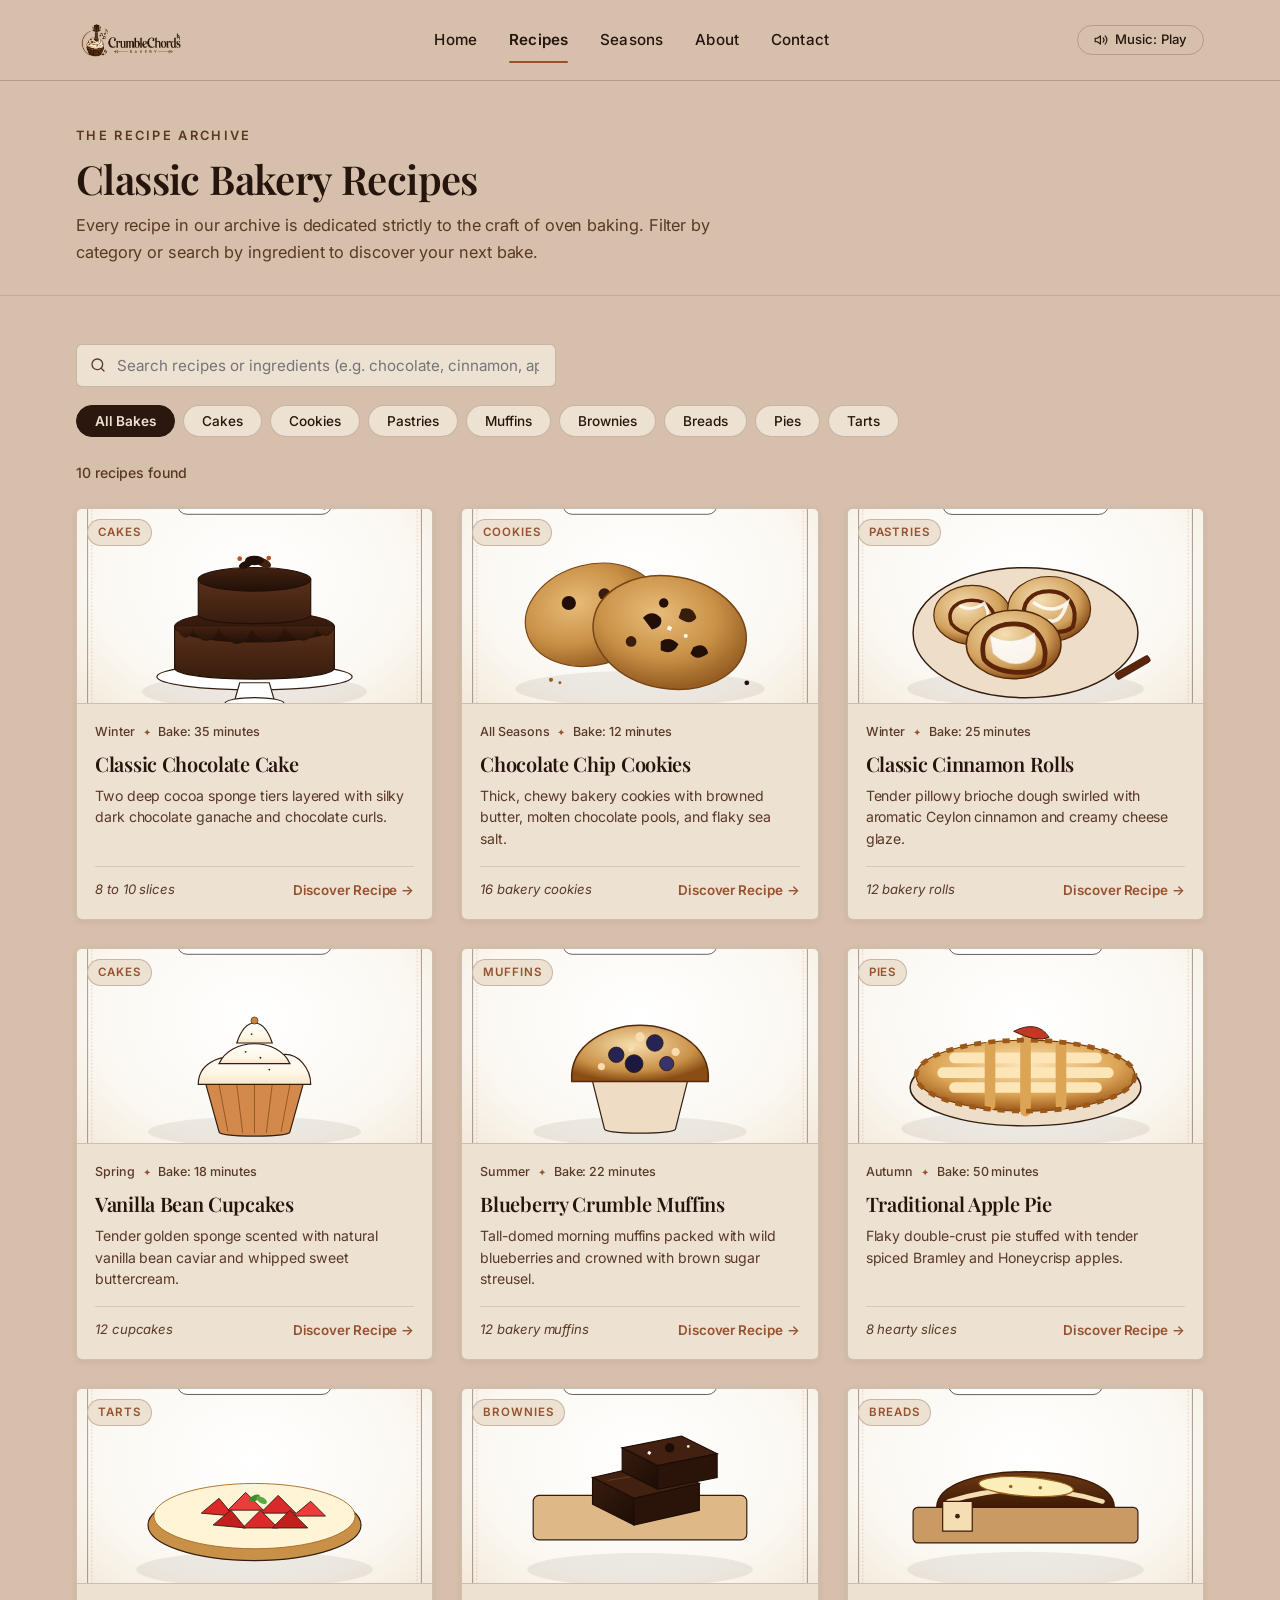
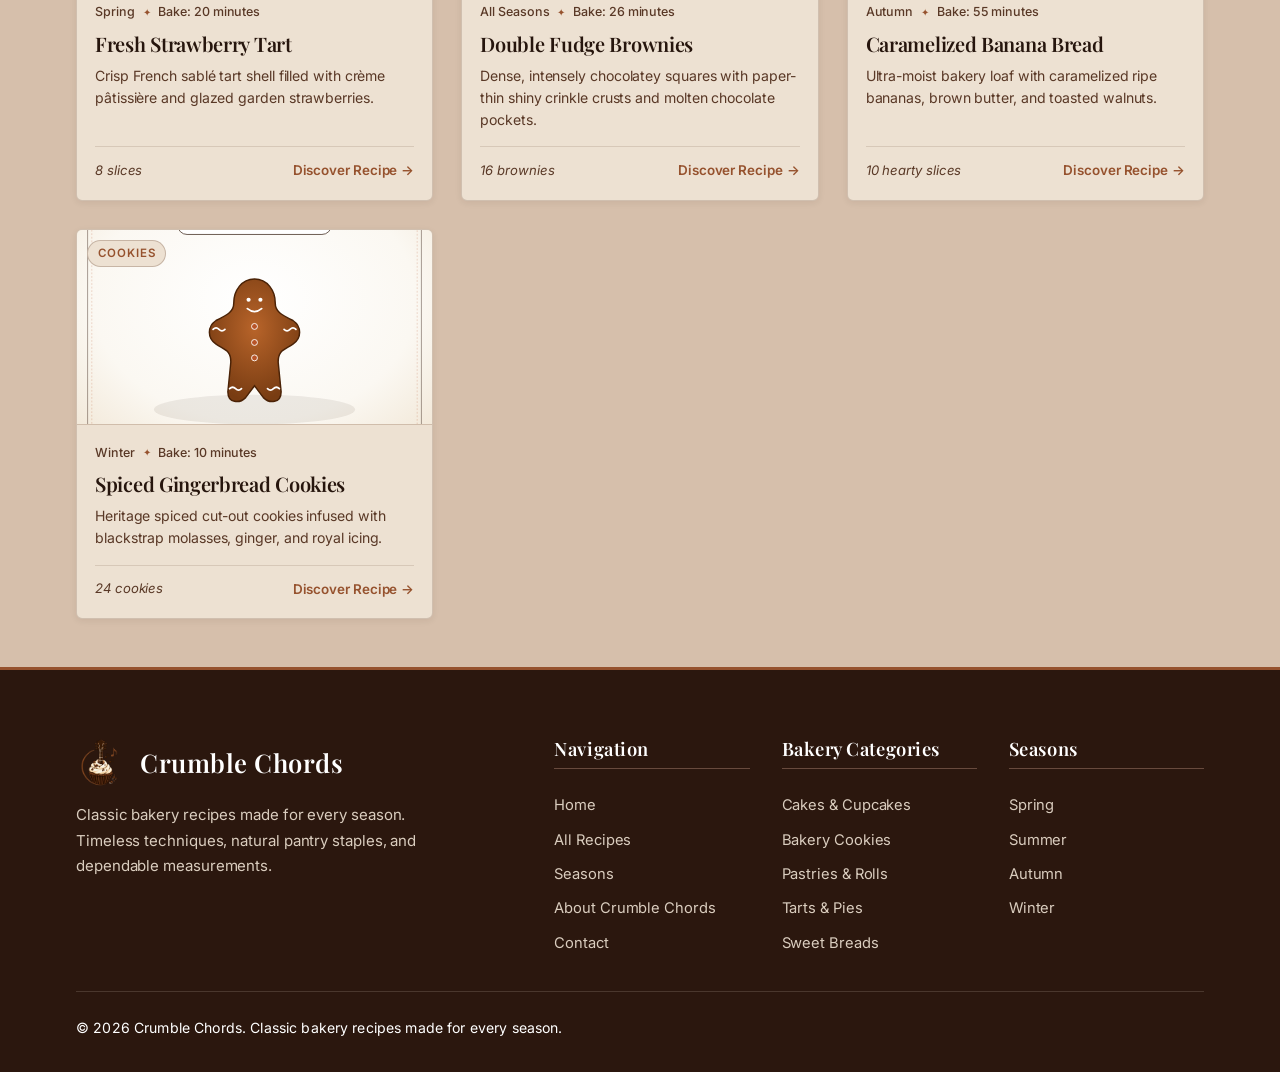
<file: recipes.html>
<!DOCTYPE html>
<html lang="en">
<head>
  <meta charset="UTF-8">
  <meta name="viewport" content="width=device-width, initial-scale=1.0">
  <title>Bakery Recipes — Crumble Chords</title>
  <meta name="description" content="Explore our complete collection of classic bakery recipes including artisan cakes, chewy cookies, flaky pastries, sweet breads, and crumbles.">
  
  <!-- Google Fonts: Cormorant Garamond, Playfair Display & Inter -->
  <link rel="preconnect" href="https://fonts.googleapis.com">
  <link rel="preconnect" href="https://fonts.gstatic.com" crossorigin>
  <link href="https://fonts.googleapis.com/css2?family=Cormorant+Garamond:ital,wght@0,400;0,500;0,600;0,700;1,400;1,600&family=Inter:wght@300;400;500;600&family=Playfair+Display:ital,wght@0,600;0,700;1,400;1,600&display=swap" rel="stylesheet">
  
  <link rel="stylesheet" href="css/style.css?v=5">
  <link rel="icon" href="images/logo/crumble-chords-emblem.png" type="image/png">
</head>
<body>

  <!-- Optional Background Audio Element -->
  <audio id="bakeryAudio" src="audio/bakery-classic.mp3" preload="none"></audio>

  <!-- ============================================================ -->
  <!-- SITE WRAPPER (Warm Peach Journal Canvas inside Brown Frame)  -->
  <!-- ============================================================ -->
  <div class="site-wrapper">

  <!-- ============================================================ -->
  <!-- NAVIGATION BAR                                               -->
  <!-- ============================================================ -->
  <header class="site-header" id="header">
    <div class="container nav-inner">
      <div class="brand-area">
        <a href="index.html" class="brand-link" aria-label="Crumble Chords Home">
          <img 
            src="images/logo/crumble-chords-main-logo.png" 
            alt="Crumble Chords Bakery" 
            class="site-logo-img"
            width="210"
            height="44"
          >
        </a>
      </div>

      <nav class="nav-menu" aria-label="Main Navigation">
        <a href="index.html" class="nav-link">Home</a>
        <a href="recipes.html" class="nav-link active">Recipes</a>
        <a href="seasons.html" class="nav-link">Seasons</a>
        <a href="about.html" class="nav-link">About</a>
        <a href="contact.html" class="nav-link">Contact</a>
      </nav>

      <div class="nav-right-actions">
        <button class="music-toggle-btn" aria-label="Toggle classic bakery music" aria-pressed="false">
          <svg class="music-icon-svg" viewBox="0 0 24 24">
            <polygon points="11 5 6 9 2 9 2 15 6 15 11 19 11 5"></polygon>
            <path d="M19.07 4.93a10 10 0 0 1 0 14.14M15.54 8.46a5 5 0 0 1 0 7.07"></path>
          </svg>
          <span class="music-btn-text">Music: Play</span>
        </button>

        <button class="hamburger-btn" id="hamburgerBtn" aria-label="Toggle Menu" aria-expanded="false">
          <span class="hamburger-line"></span>
          <span class="hamburger-line"></span>
          <span class="hamburger-line"></span>
        </button>
      </div>
    </div>
  </header>

  <!-- Mobile Drawer -->
  <div class="mobile-nav" id="mobileNav">
    <nav class="mobile-nav-links">
      <a href="index.html" class="mobile-nav-link">Home</a>
      <a href="recipes.html" class="mobile-nav-link active">Recipes</a>
      <a href="seasons.html" class="mobile-nav-link">Seasons</a>
      <a href="about.html" class="mobile-nav-link">About</a>
      <a href="contact.html" class="mobile-nav-link">Contact</a>
    </nav>
  </div>
  <div class="nav-backdrop" id="navBackdrop"></div>

  <!-- ============================================================ -->
  <!-- MAIN CONTENT                                                 -->
  <!-- ============================================================ -->
  <main>
    <!-- Page Intro -->
    <header class="page-intro">
      <div class="container">
        <p class="page-eyebrow">The Recipe Archive</p>
        <h1 class="page-title">Classic Bakery Recipes</h1>
        <p class="page-subtitle">
          Every recipe in our archive is dedicated strictly to the craft of oven baking. Filter by category or search by ingredient to discover your next bake.
        </p>
      </div>
    </header>

    <section class="section">
      <div class="container">
        <!-- Search & Filter Controls -->
        <div class="recipes-controls-bar">
          <!-- Search Box -->
          <div class="search-box-wrap">
            <svg class="search-icon" viewBox="0 0 24 24" fill="none" stroke="currentColor" stroke-width="2" stroke-linecap="round" stroke-linejoin="round">
              <circle cx="11" cy="11" r="8"></circle>
              <line x1="21" y1="21" x2="16.65" y2="16.65"></line>
            </svg>
            <input 
              type="text" 
              id="recipeSearchInput" 
              class="search-input" 
              placeholder="Search recipes or ingredients (e.g. chocolate, cinnamon, apple)..."
              aria-label="Search recipes"
            >
          </div>

          <!-- Category Buttons -->
          <div class="category-filter-list" role="tablist" aria-label="Filter by bakery category">
            <button class="category-filter-btn active" data-category="all" role="tab">All Bakes</button>
            <button class="category-filter-btn" data-category="Cakes" role="tab">Cakes</button>
            <button class="category-filter-btn" data-category="Cookies" role="tab">Cookies</button>
            <button class="category-filter-btn" data-category="Pastries" role="tab">Pastries</button>
            <button class="category-filter-btn" data-category="Muffins" role="tab">Muffins</button>
            <button class="category-filter-btn" data-category="Brownies" role="tab">Brownies</button>
            <button class="category-filter-btn" data-category="Breads" role="tab">Breads</button>
            <button class="category-filter-btn" data-category="Pies" role="tab">Pies</button>
            <button class="category-filter-btn" data-category="Tarts" role="tab">Tarts</button>
          </div>
        </div>

        <!-- Results Meta Row -->
        <div class="results-meta-row">
          <span class="results-count-text" id="recipesResultCount">Loading bakery recipes...</span>
        </div>

        <!-- Recipe Cards Grid (Rendered dynamically via js/main.js) -->
        <div class="recipes-grid" id="allRecipesGrid"></div>
      </div>
    </section>
  </main>

  <!-- ============================================================ -->
  <!-- FOOTER                                                       -->
  <!-- ============================================================ -->
  <footer class="site-footer">
    <div class="container">
      <div class="footer-grid">
        <div class="footer-brand">
          <div class="footer-emblem-row">
            <img src="images/logo/crumble-chords-emblem.png" alt="Crumble Chords Emblem" class="footer-emblem-img" width="54" height="54">
            <h3 class="footer-brand-title">Crumble Chords</h3>
          </div>
          <p class="footer-tagline">
            Classic bakery recipes made for every season. Timeless techniques, natural pantry staples, and dependable measurements.
          </p>
        </div>

        <div class="footer-links-group">
          <div class="footer-col">
            <h4 class="footer-col-title">Navigation</h4>
            <a href="index.html" class="footer-link">Home</a>
            <a href="recipes.html" class="footer-link">All Recipes</a>
            <a href="seasons.html" class="footer-link">Seasons</a>
            <a href="about.html" class="footer-link">About Crumble Chords</a>
            <a href="contact.html" class="footer-link">Contact</a>
          </div>

          <div class="footer-col">
            <h4 class="footer-col-title">Bakery Categories</h4>
            <a href="recipes.html?category=Cakes" class="footer-link">Cakes &amp; Cupcakes</a>
            <a href="recipes.html?category=Cookies" class="footer-link">Bakery Cookies</a>
            <a href="recipes.html?category=Pastries" class="footer-link">Pastries &amp; Rolls</a>
            <a href="recipes.html?category=Pies" class="footer-link">Tarts &amp; Pies</a>
            <a href="recipes.html?category=Breads" class="footer-link">Sweet Breads</a>
          </div>

          <div class="footer-col">
            <h4 class="footer-col-title">Seasons</h4>
            <a href="seasons.html?season=spring" class="footer-link">Spring</a>
            <a href="seasons.html?season=summer" class="footer-link">Summer</a>
            <a href="seasons.html?season=autumn" class="footer-link">Autumn</a>
            <a href="seasons.html?season=winter" class="footer-link">Winter</a>
          </div>
        </div>
      </div>

      <div class="footer-bottom">
        <p>&copy; 2026 Crumble Chords. Classic bakery recipes made for every season.</p>
      </div>
    </div>
  </footer>
  </div> <!-- End .site-wrapper -->

  <!-- Scripts -->
  <script src="js/recipes-data.js"></script>
  <script src="js/audio-player.js"></script>
  <script src="js/main.js"></script>
</body>
</html>
</file>
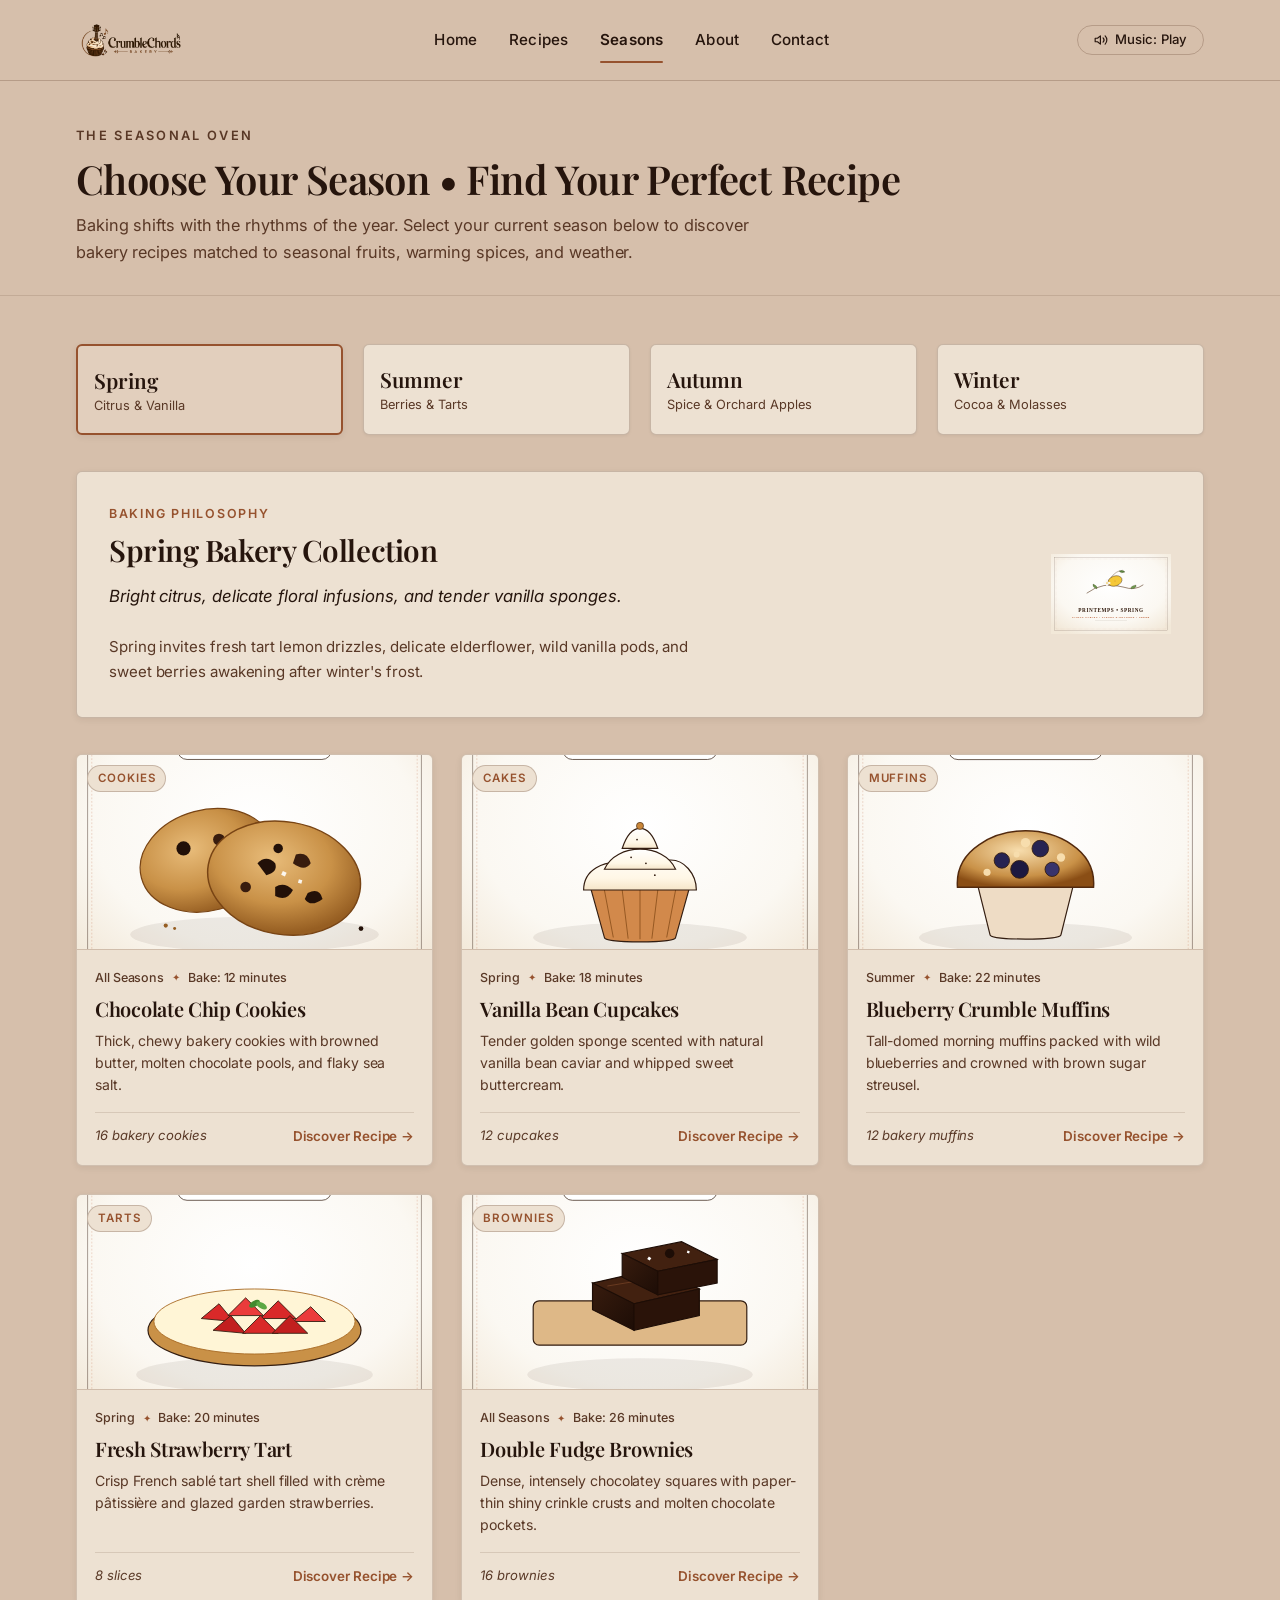
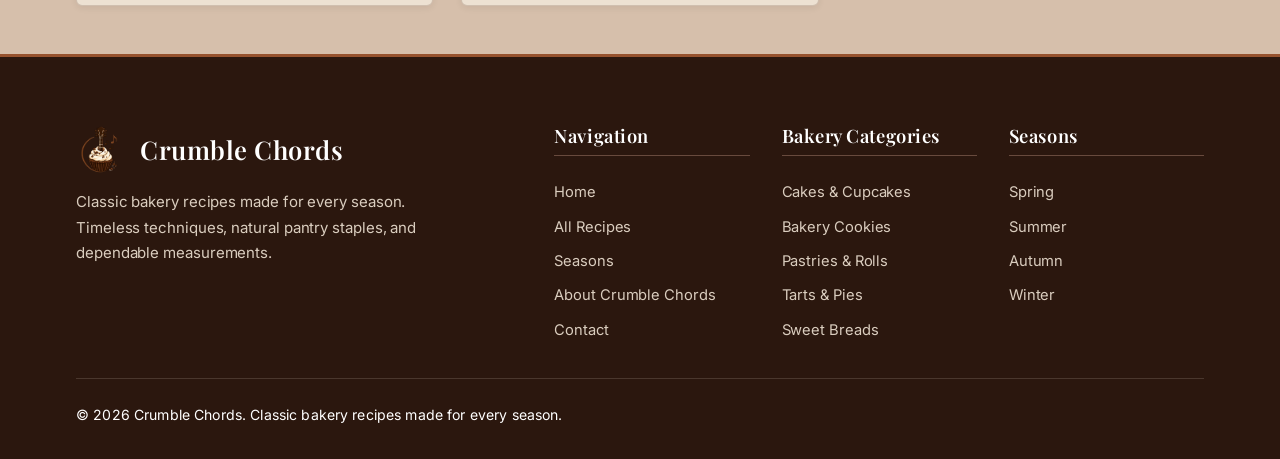
<file: seasons.html>
<!DOCTYPE html>
<html lang="en">
<head>
  <meta charset="UTF-8">
  <meta name="viewport" content="width=device-width, initial-scale=1.0">
  <title>Choose Your Season — Crumble Chords</title>
  <meta name="description" content="Discover classic bakery recipes harmonized with the four seasons: fresh berry tarts in spring and summer, to spiced apple pies and warm chocolate cakes in autumn and winter.">
  
  <!-- Google Fonts: Cormorant Garamond, Playfair Display & Inter -->
  <link rel="preconnect" href="https://fonts.googleapis.com">
  <link rel="preconnect" href="https://fonts.gstatic.com" crossorigin>
  <link href="https://fonts.googleapis.com/css2?family=Cormorant+Garamond:ital,wght@0,400;0,500;0,600;0,700;1,400;1,600&family=Inter:wght@300;400;500;600&family=Playfair+Display:ital,wght@0,600;0,700;1,400;1,600&display=swap" rel="stylesheet">
  
  <link rel="stylesheet" href="css/style.css?v=5">
  <link rel="icon" href="images/logo/crumble-chords-emblem.png" type="image/png">
</head>
<body>

  <!-- Optional Background Audio Element -->
  <audio id="bakeryAudio" src="audio/bakery-classic.mp3" preload="none"></audio>

  <!-- ============================================================ -->
  <!-- SITE WRAPPER (Warm Peach Journal Canvas inside Brown Frame)  -->
  <!-- ============================================================ -->
  <div class="site-wrapper">

  <!-- ============================================================ -->
  <!-- NAVIGATION BAR                                               -->
  <!-- ============================================================ -->
  <header class="site-header" id="header">
    <div class="container nav-inner">
      <div class="brand-area">
        <a href="index.html" class="brand-link" aria-label="Crumble Chords Home">
          <img 
            src="images/logo/crumble-chords-main-logo.png" 
            alt="Crumble Chords Bakery" 
            class="site-logo-img"
            width="210"
            height="44"
          >
        </a>
      </div>

      <nav class="nav-menu" aria-label="Main Navigation">
        <a href="index.html" class="nav-link">Home</a>
        <a href="recipes.html" class="nav-link">Recipes</a>
        <a href="seasons.html" class="nav-link active">Seasons</a>
        <a href="about.html" class="nav-link">About</a>
        <a href="contact.html" class="nav-link">Contact</a>
      </nav>

      <div class="nav-right-actions">
        <button class="music-toggle-btn" aria-label="Toggle classic bakery music" aria-pressed="false">
          <svg class="music-icon-svg" viewBox="0 0 24 24">
            <polygon points="11 5 6 9 2 9 2 15 6 15 11 19 11 5"></polygon>
            <path d="M19.07 4.93a10 10 0 0 1 0 14.14M15.54 8.46a5 5 0 0 1 0 7.07"></path>
          </svg>
          <span class="music-btn-text">Music: Play</span>
        </button>

        <button class="hamburger-btn" id="hamburgerBtn" aria-label="Toggle Menu" aria-expanded="false">
          <span class="hamburger-line"></span>
          <span class="hamburger-line"></span>
          <span class="hamburger-line"></span>
        </button>
      </div>
    </div>
  </header>

  <!-- Mobile Drawer -->
  <div class="mobile-nav" id="mobileNav">
    <nav class="mobile-nav-links">
      <a href="index.html" class="mobile-nav-link">Home</a>
      <a href="recipes.html" class="mobile-nav-link">Recipes</a>
      <a href="seasons.html" class="mobile-nav-link active">Seasons</a>
      <a href="about.html" class="mobile-nav-link">About</a>
      <a href="contact.html" class="mobile-nav-link">Contact</a>
    </nav>
  </div>
  <div class="nav-backdrop" id="navBackdrop"></div>

  <!-- ============================================================ -->
  <!-- MAIN CONTENT                                                 -->
  <!-- ============================================================ -->
  <main>
    <!-- Page Intro -->
    <header class="page-intro">
      <div class="container">
        <p class="page-eyebrow">The Seasonal Oven</p>
        <h1 class="page-title">Choose Your Season &bull; Find Your Perfect Recipe</h1>
        <p class="page-subtitle">
          Baking shifts with the rhythms of the year. Select your current season below to discover bakery recipes matched to seasonal fruits, warming spices, and weather.
        </p>
      </div>
    </header>

    <section class="section">
      <div class="container">
        <!-- Four Season Selector Tabs -->
        <div class="season-selector-container" role="tablist" aria-label="Choose your season">
          <button class="season-tab-btn active" data-season="spring" role="tab" aria-selected="true">
            <span class="season-tab-name">Spring</span>
            <span class="season-tab-desc">Citrus &amp; Vanilla</span>
          </button>
          <button class="season-tab-btn" data-season="summer" role="tab" aria-selected="false">
            <span class="season-tab-name">Summer</span>
            <span class="season-tab-desc">Berries &amp; Tarts</span>
          </button>
          <button class="season-tab-btn" data-season="autumn" role="tab" aria-selected="false">
            <span class="season-tab-name">Autumn</span>
            <span class="season-tab-desc">Spice &amp; Orchard Apples</span>
          </button>
          <button class="season-tab-btn" data-season="winter" role="tab" aria-selected="false">
            <span class="season-tab-name">Winter</span>
            <span class="season-tab-desc">Cocoa &amp; Molasses</span>
          </button>
        </div>

        <!-- Editorial Season Narrative Banner -->
        <div class="season-editorial-banner">
          <div class="season-banner-content">
            <span class="season-banner-eyebrow">Baking Philosophy</span>
            <h2 class="season-banner-title" id="seasonBannerTitle">Spring Bakery Collection</h2>
            <p class="season-banner-tagline" id="seasonBannerTagline">Bright citrus, delicate floral infusions, and tender vanilla sponges.</p>
            <p class="season-banner-notes" id="seasonBannerNotes">
              Spring invites fresh tart lemon drizzles, delicate elderflower, wild vanilla pods, and sweet berries awakening after winter's frost.
            </p>
          </div>
          <div class="season-banner-image-wrap">
            <img 
              src="images/seasons/spring.svg" 
              alt="Season illustration" 
              class="season-banner-image"
              id="seasonBannerImage"
            >
          </div>
        </div>

        <!-- Seasonal Recipe Cards Grid (Dynamic via js/main.js) -->
        <div class="recipes-grid" id="seasonalRecipesGrid"></div>
      </div>
    </section>
  </main>

  <!-- ============================================================ -->
  <!-- FOOTER                                                       -->
  <!-- ============================================================ -->
  <footer class="site-footer">
    <div class="container">
      <div class="footer-grid">
        <div class="footer-brand">
          <div class="footer-emblem-row">
            <img src="images/logo/crumble-chords-emblem.png" alt="Crumble Chords Emblem" class="footer-emblem-img" width="54" height="54">
            <h3 class="footer-brand-title">Crumble Chords</h3>
          </div>
          <p class="footer-tagline">
            Classic bakery recipes made for every season. Timeless techniques, natural pantry staples, and dependable measurements.
          </p>
        </div>

        <div class="footer-links-group">
          <div class="footer-col">
            <h4 class="footer-col-title">Navigation</h4>
            <a href="index.html" class="footer-link">Home</a>
            <a href="recipes.html" class="footer-link">All Recipes</a>
            <a href="seasons.html" class="footer-link">Seasons</a>
            <a href="about.html" class="footer-link">About Crumble Chords</a>
            <a href="contact.html" class="footer-link">Contact</a>
          </div>

          <div class="footer-col">
            <h4 class="footer-col-title">Bakery Categories</h4>
            <a href="recipes.html?category=Cakes" class="footer-link">Cakes &amp; Cupcakes</a>
            <a href="recipes.html?category=Cookies" class="footer-link">Bakery Cookies</a>
            <a href="recipes.html?category=Pastries" class="footer-link">Pastries &amp; Rolls</a>
            <a href="recipes.html?category=Pies" class="footer-link">Tarts &amp; Pies</a>
            <a href="recipes.html?category=Breads" class="footer-link">Sweet Breads</a>
          </div>

          <div class="footer-col">
            <h4 class="footer-col-title">Seasons</h4>
            <a href="seasons.html?season=spring" class="footer-link">Spring</a>
            <a href="seasons.html?season=summer" class="footer-link">Summer</a>
            <a href="seasons.html?season=autumn" class="footer-link">Autumn</a>
            <a href="seasons.html?season=winter" class="footer-link">Winter</a>
          </div>
        </div>
      </div>

      <div class="footer-bottom">
        <p>&copy; 2026 Crumble Chords. Classic bakery recipes made for every season.</p>
      </div>
    </div>
  </footer>
  </div> <!-- End .site-wrapper -->

  <!-- Scripts -->
  <script src="js/recipes-data.js"></script>
  <script src="js/audio-player.js"></script>
  <script src="js/main.js"></script>
</body>
</html>
</file>
<file: css/style.css>
/**
 * ============================================================================
 * CRUMBLE CHORDS — MASTER STYLESHEET
 * Color Palette Authority Matched Exactly to Reference Bakery Mockup
 *
 * SPECIFIED PALETTE:
 * OUTER FRAME / BODY:       #713F34 (Deep warm bakery brown)
 * MAIN WEBSITE BACKGROUND:  #F3D9CC (Warm muted peach)
 * LIGHT CREAM:              #F8E8DC (Cream bakery paper)
 * CARD / CONTENT SURFACE:   #F6E3D8 (Warm cream-peach)
 * DARK TEXT:                #2D211D (Deep cocoa)
 * SECONDARY TEXT:           #65483F (Warm brown)
 * ACCENT:                   #A96555 (Muted terracotta)
 * FOOTER ACCENT:            #D9A995
 * BORDER:                   rgba(74, 41, 35, 0.25)
 * ============================================================================
 */

/* ----------------------------------------------------------------------------
 * 1. DESIGN TOKENS
 * ---------------------------------------------------------------------------- */
:root {
  /* Warm Toasted Light Brown Palette (Zero Pink) */
  --bg-outer: #2B170E;        /* Deep artisan bakery brown footer */
  --bg-footer: #2B170E;       /* Deep artisan bakery brown footer */
  --bg-canvas: #D6BFAB;       /* Genuine Light Brown / Toasted Wheat Canvas */
  --bg-body: #D6BFAB;
  --bg-page: #D6BFAB;
  --bg-surface: #EDE1D2;      /* Light Cream Dough Surface for Cards & Panels */
  --bg-card: #EDE1D2;
  --bg-card-content: #E5D5C3;
  --bg-card-hover: #F4EBE0;
  --bg-surface-alt: #C9B09A;

  /* Typography (Crisp Dark Cocoa / Roast Coffee Brown) */
  --text-primary: #26150D;
  --text-secondary: #593826;
  --text-muted: #7A5540;
  --text-inverse: #EDE1D2;
  --text-inverse-muted: #D6BFAB;

  /* Accent & Interaction (Toasted Cinnamon Crust) */
  --color-accent: #96522E;
  --color-accent-hover: #7D3E1C;
  --color-accent-light: #E2CFBD;
  --color-terracotta: #96522E;
  --color-terracotta-hover: #7D3E1C;
  --color-footer-accent: #C98A60;

  /* Borders & Hairlines */
  --border-color: rgba(89, 56, 38, 0.22);
  --border-subtle: rgba(89, 56, 38, 0.15);
  --border-medium: rgba(89, 56, 38, 0.26);
  --border-strong: #593826;
  --border-card: rgba(89, 56, 38, 0.20);

  /* Geometry */
  --radius-xs: 2px;
  --radius-sm: 6px;
  --radius-md: 10px;
  --radius-pill: 30px;

  /* Natural Tactile Shadows */
  --shadow-sm: 0 1px 3px rgba(38, 21, 13, 0.06);
  --shadow-card: 0 2px 7px rgba(38, 21, 13, 0.07);
  --shadow-card-hover: 0 5px 16px rgba(38, 21, 13, 0.12);
  --shadow-elevated: 0 10px 30px rgba(38, 21, 13, 0.16);

  /* Fonts */
  --font-display: 'Playfair Display', Georgia, serif;
  --font-serif: 'Cormorant Garamond', Georgia, serif;
  --font-sans: 'Inter', -apple-system, BlinkMacSystemFont, 'Segoe UI', Roboto, sans-serif;

  /* Container & Spacing */
  --container-max: 1200px;
  --container-padding: 36px;
  --space-xs: 6px;
  --space-sm: 10px;
  --space-md: 16px;
  --space-lg: 24px;
  --space-xl: 36px;
  --space-2xl: 52px;
  --space-3xl: 72px;

  --transition-fast: all 0.15s ease-in-out;
  --transition-smooth: all 0.25s ease-in-out;

  /* Legacy variable mappings */
  --bg-header: var(--bg-canvas);
  --color-cocoa-dark: var(--text-primary);
  --color-cocoa-main: var(--text-primary);
  --color-cocoa-muted: var(--text-secondary);
  --color-peach: var(--color-accent);
  --color-peach-light: var(--bg-surface);
}

/* ----------------------------------------------------------------------------
 * 2. BASE & DESKTOP FRAMING (Deep Brown Outer Frame + Warm Peach Canvas)
 * ---------------------------------------------------------------------------- */
*, *::before, *::after {
  box-sizing: border-box;
  margin: 0;
  padding: 0;
}

html {
  font-size: 16px;
  scroll-behavior: smooth;
  -webkit-font-smoothing: antialiased;
  -moz-osx-font-smoothing: grayscale;
}

body {
  font-family: var(--font-sans);
  background-color: var(--bg-canvas) !important; /* Warm peach canvas full width */
  color: var(--text-primary);
  line-height: 1.65;
  font-weight: 400;
  letter-spacing: -0.005em;
  margin: 0 !important;
  padding: 0 !important; /* ZERO padding, NO side borders, NO outer frame */
  min-height: 100vh;
}

/* Main Website Surface: Full-Width, Edge-to-Edge Canvas (NO side borders, NO rounded card effect) */
.site-wrapper {
  width: 100% !important;
  max-width: 100% !important;
  margin: 0 !important;
  padding: 0 !important;
  background-color: var(--bg-canvas) !important;
  min-height: 100vh;
  display: flex;
  flex-direction: column;
  border-radius: 0 !important;
  border: none !important;
  box-shadow: none !important;
  overflow: visible !important;
  position: relative;
}

img {
  max-width: 100%;
  height: auto;
  display: block;
}

a {
  color: inherit;
  text-decoration: none;
  transition: var(--transition-fast);
}

button, input, textarea, select {
  font-family: inherit;
  font-size: inherit;
  color: inherit;
}

h1, h2, h3, h4, h5, h6 {
  font-family: var(--font-display);
  color: var(--text-primary); /* #2D211D Deep cocoa */
  line-height: 1.22;
  font-weight: 600;
  letter-spacing: -0.015em;
}

p {
  color: var(--text-primary);
  margin-bottom: var(--space-md);
  font-size: 0.98rem;
  line-height: 1.7;
}

p:last-child {
  margin-bottom: 0;
}

/* ----------------------------------------------------------------------------
 * 3. GLOBAL CONTAINER SYSTEM
 * ---------------------------------------------------------------------------- */
.container {
  width: 100%;
  max-width: var(--container-max);
  margin-left: auto;
  margin-right: auto;
  padding-left: var(--container-padding);
  padding-right: var(--container-padding);
}

/* ----------------------------------------------------------------------------
 * 4. NAVBAR (Warm Muted Peach #F3D9CC + Deep Cocoa Text)
 * ---------------------------------------------------------------------------- */
.site-header {
  width: 100%;
  background-color: var(--bg-canvas); /* #F3D9CC */
  border-bottom: 1px solid var(--border-medium); /* rgba(74,41,35,0.25) */
  position: sticky;
  top: 0;
  z-index: 100;
}

.nav-inner {
  display: flex;
  align-items: center;
  justify-content: space-between;
  height: 80px;
  gap: var(--space-lg);
}

.brand-area {
  display: flex;
  align-items: center;
  flex-shrink: 0;
}

.brand-link {
  display: flex;
  align-items: center;
  text-decoration: none;
}

.site-logo-img {
  height: 44px;
  width: auto;
  max-width: 220px;
  object-fit: contain;
  display: block;
}

/* Nav Menu */
.nav-menu {
  display: flex;
  align-items: center;
  gap: 32px;
  list-style: none;
}

.nav-link {
  font-family: var(--font-sans);
  font-size: 0.95rem;
  font-weight: 500;
  color: var(--text-primary); /* #2D211D */
  padding: 8px 0;
  position: relative;
  letter-spacing: 0.01em;
  transition: color 0.15s ease;
}

.nav-link:hover {
  color: var(--color-accent); /* #A96555 */
}

.nav-link.active {
  color: var(--text-primary);
  font-weight: 600;
}

.nav-link.active::after {
  content: '';
  position: absolute;
  bottom: -2px;
  left: 0;
  right: 0;
  height: 2px;
  background-color: var(--color-accent);
  border-radius: 1px;
}

/* Nav Right Actions */
.nav-right-actions {
  display: flex;
  align-items: center;
  gap: 14px;
  flex-shrink: 0;
}

/* Music Player Button */
.music-toggle-btn {
  display: inline-flex;
  align-items: center;
  gap: 7px;
  background-color: transparent;
  border: 1px solid var(--border-medium);
  color: var(--text-primary);
  font-size: 0.82rem;
  font-weight: 500;
  padding: 7px 16px;
  border-radius: var(--radius-pill);
  cursor: pointer;
  transition: var(--transition-fast);
}

.music-toggle-btn:hover {
  background-color: var(--bg-surface);
  border-color: var(--color-accent);
  color: var(--color-accent);
}

.music-toggle-btn.playing {
  background-color: var(--bg-outer);
  border-color: var(--bg-outer);
  color: var(--bg-surface);
}

.music-icon-svg {
  width: 14px;
  height: 14px;
  fill: none;
  stroke: currentColor;
  stroke-width: 2;
  stroke-linecap: round;
  stroke-linejoin: round;
}

.music-btn-text {
  font-size: 0.82rem;
  line-height: 1;
}

/* Mobile Hamburger Toggle */
.hamburger-btn {
  display: none;
  background: none;
  border: none;
  cursor: pointer;
  padding: 6px;
  flex-direction: column;
  gap: 5px;
}

.hamburger-line {
  display: block;
  width: 22px;
  height: 2px;
  background-color: var(--text-primary);
  border-radius: 1px;
  transition: var(--transition-fast);
}

/* Mobile Drawer Menu */
.mobile-nav {
  position: fixed;
  top: 80px;
  left: 0;
  right: 0;
  background-color: var(--bg-canvas);
  border-bottom: 1px solid var(--border-medium);
  padding: var(--space-lg) var(--container-padding);
  display: none;
  flex-direction: column;
  gap: 12px;
  box-shadow: var(--shadow-elevated);
  z-index: 99;
}

.mobile-nav.open {
  display: flex;
}

.mobile-nav-links {
  display: flex;
  flex-direction: column;
  gap: 10px;
}

.mobile-nav-link {
  font-family: var(--font-display);
  font-size: 1.15rem;
  color: var(--text-primary);
  padding: 8px 0;
  border-bottom: 1px solid var(--border-subtle);
}

.mobile-nav-link:hover,
.mobile-nav-link.active {
  color: var(--color-accent);
}

.nav-backdrop {
  position: fixed;
  top: 80px;
  left: 0;
  right: 0;
  bottom: 0;
  background-color: rgba(45, 33, 29, 0.45);
  backdrop-filter: blur(2px);
  -webkit-backdrop-filter: blur(2px);
  z-index: 98;
  display: none;
}

.nav-backdrop.visible {
  display: block;
}

/* ----------------------------------------------------------------------------
 * 5. BUTTONS & ACTIONS (Deep Brown Pill matching reference "Explore" button)
 * ---------------------------------------------------------------------------- */
.btn {
  display: inline-flex;
  align-items: center;
  justify-content: center;
  gap: 8px;
  font-family: var(--font-sans);
  font-size: 0.92rem;
  font-weight: 500;
  padding: 11px 26px;
  border-radius: var(--radius-pill);
  cursor: pointer;
  text-decoration: none;
  transition: var(--transition-fast);
  line-height: 1.4;
  white-space: nowrap;
}

.btn-primary {
  background-color: var(--bg-outer); /* #713F34 Deep warm brown */
  color: var(--bg-surface);          /* #F8E8DC Light cream */
  border: 1px solid var(--bg-outer);
  box-shadow: var(--shadow-sm);
}

.btn-primary:hover {
  background-color: #5c3026;
  border-color: #5c3026;
  color: #ffffff;
  transform: translateY(-1px);
}

.btn-secondary {
  background-color: transparent;
  color: var(--text-primary); /* #2D211D */
  border: 1px solid var(--border-medium);
}

.btn-secondary:hover {
  background-color: var(--bg-surface);
  border-color: var(--color-accent);
  color: var(--color-accent);
  transform: translateY(-1px);
}

.btn-sm {
  padding: 7px 16px;
  font-size: 0.82rem;
}

.arrow {
  display: inline-block;
  transition: transform 0.15s ease;
}

.btn:hover .arrow {
  transform: translateX(3px);
}

/* ----------------------------------------------------------------------------
 * 6. HOME PAGE HERO (Asymmetrical Editorial Layout)
 * ---------------------------------------------------------------------------- */
.home-hero {
  padding: 48px 0 36px;
  position: relative;
}

.home-hero-grid {
  display: grid;
  grid-template-columns: 1.18fr 0.82fr;
  gap: 48px;
  align-items: center;
}

.home-hero-text, .home-hero-content {
  display: flex;
  flex-direction: column;
}

.home-hero-kicker, .home-hero-eyebrow {
  font-size: 0.82rem;
  font-weight: 600;
  letter-spacing: 0.2em;
  text-transform: uppercase;
  color: var(--text-secondary); /* #65483F */
  margin-bottom: 12px;
  display: block;
}

.home-hero-title {
  font-family: var(--font-display);
  font-size: 2.85rem;
  line-height: 1.15;
  color: var(--text-primary); /* #2D211D */
  margin-bottom: 18px;
  font-weight: 600;
  letter-spacing: -0.015em;
}

.home-hero-title em {
  font-style: italic;
  font-weight: 400;
  color: var(--text-secondary);
}

.home-hero-desc {
  font-size: 1.02rem;
  line-height: 1.7;
  color: var(--text-primary);
  margin-bottom: 28px;
  max-width: 520px;
}

.home-hero-actions {
  display: flex;
  align-items: center;
  gap: 16px;
  flex-wrap: wrap;
}

/* Featured Hero Aside Card */
.home-hero-aside, .home-hero-visual {
  display: flex;
  flex-direction: column;
  align-items: center;
}

.hero-recipe-plate, .home-hero-image-wrap {
  background-color: var(--bg-surface); /* #F8E8DC Light cream */
  border: 1px solid var(--border-medium);
  border-radius: var(--radius-sm);
  padding: 14px;
  box-shadow: var(--shadow-card);
  width: 100%;
  max-width: 380px;
  transition: transform 0.2s ease, box-shadow 0.2s ease;
}

.hero-recipe-plate:hover, .home-hero-image-wrap:hover {
  transform: translateY(-2px);
  box-shadow: var(--shadow-card-hover);
}

.hero-recipe-img, .home-hero-image {
  width: 100%;
  height: 220px;
  object-fit: cover;
  border-radius: var(--radius-xs);
  border-bottom: 1px solid var(--border-subtle);
  display: block;
}

.hero-recipe-caption, .home-hero-caption {
  padding: 12px 6px 4px;
}

.hero-recipe-tag {
  font-size: 0.72rem;
  letter-spacing: 0.12em;
  text-transform: uppercase;
  color: var(--color-accent); /* #A96555 */
  font-weight: 600;
  display: block;
  margin-bottom: 3px;
}

.hero-recipe-name, .home-caption-title {
  font-family: var(--font-display);
  font-size: 1.25rem;
  color: var(--text-primary);
  margin-bottom: 4px;
}

.hero-recipe-meta, .home-caption-meta {
  font-size: 0.82rem;
  color: var(--text-secondary);
}

.hero-decor-wrap {
  margin-top: 16px;
  display: flex;
  justify-content: center;
  opacity: 0.9;
}

.hero-decor-img {
  width: 140px;
  height: auto;
}

/* Subtle Line Art Section Divider */
.decor-divider {
  display: flex;
  justify-content: center;
  align-items: center;
  padding: 24px 0 8px;
  opacity: 0.85;
}

.flourish-divider-img {
  width: 180px;
  height: auto;
}

/* ----------------------------------------------------------------------------
 * 7. SECTIONS & HEADINGS
 * ---------------------------------------------------------------------------- */
.section {
  padding: 48px 0;
}

.section-alt {
  background-color: var(--bg-card-content); /* #F6E3D8 */
  border-top: 1px solid var(--border-subtle);
  border-bottom: 1px solid var(--border-subtle);
}

.section-header {
  margin-bottom: 32px;
}

.section-header-split {
  display: flex;
  align-items: flex-end;
  justify-content: space-between;
  gap: var(--space-lg);
  flex-wrap: wrap;
}

.section-eyebrow {
  font-size: 0.8rem;
  font-weight: 600;
  letter-spacing: 0.16em;
  text-transform: uppercase;
  color: var(--text-secondary); /* #65483F */
  margin-bottom: 8px;
  display: block;
}

.section-title {
  font-size: 2.15rem;
  color: var(--text-primary); /* #2D211D */
  letter-spacing: -0.015em;
  margin-bottom: 8px;
}

.section-desc {
  font-size: 1rem;
  color: var(--text-secondary);
  max-width: 620px;
}

/* ----------------------------------------------------------------------------
 * 8. RECIPES GRID & VINTAGE COOKBOOK CARDS (#F8E8DC)
 * ---------------------------------------------------------------------------- */
.recipes-grid, .recipe-grid {
  display: grid;
  grid-template-columns: repeat(3, 1fr);
  gap: 28px;
}

.recipe-card {
  background-color: var(--bg-card); /* #F8E8DC Light cream */
  border: 1px solid var(--border-card); /* rgba(74,41,35,0.25) */
  border-radius: var(--radius-sm);
  overflow: hidden;
  box-shadow: var(--shadow-card);
  display: flex;
  flex-direction: column;
  transition: transform 0.2s ease, box-shadow 0.2s ease, border-color 0.2s ease;
}

.recipe-card:hover {
  transform: translateY(-3px);
  box-shadow: var(--shadow-card-hover);
  border-color: var(--text-secondary);
  background-color: var(--bg-card-hover);
}

.card-image-link {
  display: block;
  position: relative;
  overflow: hidden;
}

.card-image-wrapper {
  position: relative;
  width: 100%;
  height: 195px;
  background-color: var(--bg-card-content); /* #F6E3D8 */
  overflow: hidden;
  border-bottom: 1px solid var(--border-subtle);
}

.card-img {
  width: 100%;
  height: 100%;
  object-fit: cover;
  display: block;
  transition: transform 0.3s ease;
}

.recipe-card:hover .card-img {
  transform: scale(1.02);
}

.card-badge {
  position: absolute;
  top: 10px;
  left: 10px;
  background-color: var(--bg-surface); /* #F8E8DC */
  color: var(--color-accent);           /* #A96555 */
  border: 1px solid var(--border-medium);
  font-size: 0.72rem;
  font-weight: 600;
  text-transform: uppercase;
  letter-spacing: 0.08em;
  padding: 3px 10px;
  border-radius: var(--radius-pill);
}

.card-body {
  padding: 18px;
  display: flex;
  flex-direction: column;
  flex-grow: 1;
}

.card-meta-top {
  display: flex;
  align-items: center;
  gap: 8px;
  font-size: 0.78rem;
  color: var(--text-secondary); /* #65483F */
  margin-bottom: 8px;
  font-weight: 500;
}

.card-divider {
  color: var(--color-accent); /* #A96555 */
  font-size: 0.65rem;
}

.card-title {
  font-family: var(--font-display);
  font-size: 1.25rem;
  color: var(--text-primary); /* #2D211D */
  margin-bottom: 8px;
  line-height: 1.3;
}

.card-title a {
  color: var(--text-primary);
  transition: color 0.15s ease;
}

.card-title a:hover {
  color: var(--color-accent);
}

.card-summary {
  font-size: 0.88rem;
  color: var(--text-secondary); /* #65483F */
  line-height: 1.55;
  margin-bottom: 16px;
  flex-grow: 1;
}

.card-footer {
  display: flex;
  align-items: center;
  justify-content: space-between;
  padding-top: 12px;
  border-top: 1px solid var(--border-subtle);
  font-size: 0.82rem;
}

.card-servings {
  color: var(--text-secondary);
  font-style: italic;
}

.card-read-link {
  color: var(--color-accent); /* #A96555 */
  font-weight: 600;
  font-size: 0.84rem;
  display: inline-flex;
  align-items: center;
  gap: 4px;
  transition: color 0.15s ease, transform 0.15s ease;
}

.card-read-link:hover {
  color: var(--bg-outer);
  transform: translateX(2px);
}

/* ----------------------------------------------------------------------------
 * 9. RECIPES PAGE CONTROLS & ARCHIVE
 * ---------------------------------------------------------------------------- */
.recipes-page-header {
  padding: 36px 0 24px;
  border-bottom: 1px solid var(--border-subtle);
}

.recipes-controls-bar {
  display: flex;
  flex-direction: column;
  gap: 18px;
  margin-bottom: 24px;
}

.search-box-wrap {
  position: relative;
  max-width: 480px;
}

.search-input {
  width: 100%;
  padding: 11px 16px 11px 40px;
  background-color: var(--bg-surface); /* #F8E8DC */
  border: 1px solid var(--border-medium);
  border-radius: var(--radius-sm);
  color: var(--text-primary);
  font-size: 0.95rem;
  outline: none;
  transition: border-color 0.15s ease, box-shadow 0.15s ease;
}

.search-input:focus {
  border-color: var(--color-accent);
  box-shadow: 0 0 0 2px rgba(169, 101, 85, 0.2);
}

.search-icon {
  position: absolute;
  left: 14px;
  top: 50%;
  transform: translateY(-50%);
  width: 16px;
  height: 16px;
  color: var(--text-secondary);
  pointer-events: none;
}

.category-filter-list {
  display: flex;
  align-items: center;
  gap: 8px;
  flex-wrap: wrap;
}

.category-filter-btn {
  background-color: var(--bg-surface); /* #F8E8DC */
  border: 1px solid var(--border-medium);
  color: var(--text-primary);
  font-size: 0.85rem;
  font-weight: 500;
  padding: 7px 18px;
  border-radius: var(--radius-pill);
  cursor: pointer;
  transition: var(--transition-fast);
}

.category-filter-btn:hover {
  border-color: var(--color-accent);
  color: var(--color-accent);
  background-color: var(--color-accent-light);
}

.category-filter-btn.active {
  background-color: var(--bg-outer); /* #713F34 */
  border-color: var(--bg-outer);
  color: var(--bg-surface);          /* #F8E8DC */
  font-weight: 600;
}

.results-meta-row {
  margin-bottom: 24px;
  font-size: 0.88rem;
  color: var(--text-secondary);
}

.results-count-text {
  font-weight: 500;
}

/* ----------------------------------------------------------------------------
 * 10. SEASONS PAGE (Four Editorial Season Tabs & Banner)
 * ---------------------------------------------------------------------------- */
.season-selector-container {
  display: grid;
  grid-template-columns: repeat(4, 1fr);
  gap: 20px;
  margin-bottom: 36px;
}

.season-tab-btn {
  background-color: var(--bg-surface); /* #F8E8DC */
  border: 1px solid var(--border-medium);
  border-radius: var(--radius-sm);
  padding: 20px 16px;
  text-align: center;
  cursor: pointer;
  transition: var(--transition-fast);
  box-shadow: var(--shadow-sm);
  display: flex;
  flex-direction: column;
  gap: 4px;
}

.season-tab-btn:hover {
  transform: translateY(-2px);
  border-color: var(--color-accent);
  box-shadow: var(--shadow-card);
}

.season-tab-btn.active {
  border: 2px solid var(--color-accent);
  background-color: var(--color-accent-light);
  box-shadow: var(--shadow-card);
}

.season-tab-name {
  font-family: var(--font-display);
  font-size: 1.3rem;
  color: var(--text-primary);
  font-weight: 600;
}

.season-tab-desc {
  font-size: 0.8rem;
  color: var(--text-secondary);
}

.season-editorial-banner, .season-banner {
  background-color: var(--bg-surface); /* #F8E8DC */
  border: 1px solid var(--border-medium);
  border-radius: var(--radius-sm);
  padding: 32px;
  margin-bottom: 36px;
  display: grid;
  grid-template-columns: 1fr auto;
  gap: 32px;
  align-items: center;
  box-shadow: var(--shadow-card);
}

.season-banner-content {
  display: flex;
  flex-direction: column;
  gap: 8px;
}

.season-banner-eyebrow {
  font-size: 0.78rem;
  letter-spacing: 0.14em;
  text-transform: uppercase;
  color: var(--color-accent);
  font-weight: 600;
}

.season-banner-title {
  font-family: var(--font-display);
  font-size: 1.85rem;
  color: var(--text-primary);
  margin-bottom: 6px;
}

.season-banner-tagline {
  font-size: 1.05rem;
  font-style: italic;
  color: var(--text-primary);
}

.season-banner-notes {
  font-size: 0.94rem;
  color: var(--text-secondary);
  line-height: 1.65;
  max-width: 620px;
}

.season-banner-image-wrap {
  display: flex;
  align-items: center;
  justify-content: center;
}

.season-banner-image {
  width: 120px;
  height: 120px;
  object-fit: contain;
}

/* ----------------------------------------------------------------------------
 * 11. RECIPE DETAIL PAGE
 * ---------------------------------------------------------------------------- */
.recipe-detail-header {
  padding: 32px 0 24px;
  border-bottom: 1px solid var(--border-subtle);
}

.recipe-breadcrumbs {
  display: flex;
  align-items: center;
  gap: 8px;
  font-size: 0.84rem;
  color: var(--text-secondary);
  margin-bottom: 14px;
}

.recipe-header-badges {
  display: flex;
  align-items: center;
  gap: 10px;
  margin-bottom: 12px;
}

.recipe-category-pill {
  background-color: var(--bg-surface);
  color: var(--color-accent);
  border: 1px solid var(--border-medium);
  font-size: 0.76rem;
  font-weight: 600;
  text-transform: uppercase;
  letter-spacing: 0.08em;
  padding: 3px 12px;
  border-radius: var(--radius-pill);
}

.recipe-season-pill {
  background-color: var(--color-accent-light);
  color: var(--text-secondary);
  border: 1px solid var(--border-subtle);
  font-size: 0.76rem;
  font-weight: 500;
  padding: 3px 12px;
  border-radius: var(--radius-pill);
}

.recipe-detail-title {
  font-size: 2.6rem;
  color: var(--text-primary);
  margin-bottom: 12px;
  line-height: 1.18;
}

.recipe-detail-summary {
  font-size: 1.08rem;
  line-height: 1.7;
  color: var(--text-primary);
  max-width: 720px;
  margin-top: 8px;
}

.recipe-meta-strip {
  display: flex;
  align-items: center;
  gap: 24px;
  flex-wrap: wrap;
  padding: 14px 0;
  border-top: 1px solid var(--border-subtle);
  border-bottom: 1px solid var(--border-subtle);
  margin: 16px 0 28px;
}

.meta-item {
  display: flex;
  flex-direction: column;
}

.meta-label {
  font-size: 0.72rem;
  letter-spacing: 0.1em;
  text-transform: uppercase;
  color: var(--text-secondary);
  font-weight: 600;
}

.meta-val {
  font-size: 0.98rem;
  color: var(--text-primary);
  font-weight: 600;
}

.recipe-main-content {
  padding: 36px 0 48px;
}

.recipe-grid-layout {
  display: grid;
  grid-template-columns: 1fr 1.65fr;
  gap: 48px;
  align-items: flex-start;
  margin-bottom: 48px;
}

.recipe-left-col {
  display: flex;
  flex-direction: column;
  gap: 28px;
  position: sticky;
  top: 96px;
}

.recipe-right-col {
  display: flex;
  flex-direction: column;
}

.recipe-photo-container {
  background-color: var(--bg-surface);
  border: 1px solid var(--border-medium);
  border-radius: var(--radius-sm);
  padding: 12px;
  box-shadow: var(--shadow-card);
}

.recipe-photo-large {
  width: 100%;
  height: auto;
  max-height: 380px;
  object-fit: cover;
  border-radius: var(--radius-xs);
  display: block;
}

.recipe-ingredients-block, .recipe-instructions-block {
  background-color: var(--bg-surface); /* #F8E8DC */
  border: 1px solid var(--border-card);
  border-radius: var(--radius-sm);
  padding: 24px;
  box-shadow: var(--shadow-card);
}

.ingredients-title, .instructions-title {
  font-family: var(--font-display);
  font-size: 1.35rem;
  color: var(--text-primary);
  margin-bottom: 12px;
  padding-bottom: 10px;
  border-bottom: 1px solid var(--border-subtle);
}

.ingredients-list {
  list-style: none;
  display: flex;
  flex-direction: column;
  gap: 12px;
}

.instructions-list {
  list-style: none;
  display: flex;
  flex-direction: column;
  gap: 20px;
}

.bakers-tips-box {
  background-color: var(--color-accent-light);
  border-left: 3px solid var(--color-accent);
  padding: 18px 22px;
  border-radius: 0 var(--radius-sm) var(--radius-sm) 0;
  margin: 28px 0;
}

.bakers-tips-title {
  font-weight: 600;
  color: var(--color-accent);
  font-size: 0.85rem;
  text-transform: uppercase;
  letter-spacing: 0.08em;
  margin-bottom: 6px;
}

.bakers-tips-text {
  font-size: 0.94rem;
  color: var(--text-primary);
  line-height: 1.65;
}

/* Comments Section */
.comments-section {
  background-color: var(--bg-surface);
  border: 1px solid var(--border-card);
  border-radius: var(--radius-sm);
  padding: 28px;
  margin-top: 36px;
  box-shadow: var(--shadow-card);
}

.comments-header-row {
  display: flex;
  align-items: baseline;
  gap: 10px;
  margin-bottom: 18px;
  padding-bottom: 10px;
  border-bottom: 1px solid var(--border-subtle);
}

.comments-title {
  font-family: var(--font-display);
  font-size: 1.35rem;
  color: var(--text-primary);
}

.comments-count-label {
  font-size: 0.95rem;
  color: var(--text-secondary);
}

.comment-form-wrap {
  margin-bottom: 28px;
}

.comment-success-notice {
  display: none;
  background-color: #dcedc8;
  color: #33691e;
  padding: 10px 14px;
  border-radius: var(--radius-sm);
  margin-bottom: 14px;
  font-size: 0.9rem;
}

.comment-form {
  display: flex;
  flex-direction: column;
  gap: 14px;
  margin-bottom: 28px;
}

.form-row {
  display: grid;
  grid-template-columns: 1fr 1fr;
  gap: 16px;
}

.form-group {
  display: flex;
  flex-direction: column;
  gap: 6px;
}

.form-label {
  font-size: 0.82rem;
  font-weight: 600;
  color: var(--text-secondary);
}

.form-input, .form-textarea {
  background-color: var(--bg-canvas); /* #F3D9CC */
  border: 1px solid var(--border-medium);
  border-radius: var(--radius-sm);
  padding: 10px 14px;
  color: var(--text-primary);
  font-size: 0.92rem;
  outline: none;
  transition: border-color 0.15s ease;
}

.form-input:focus, .form-textarea:focus {
  border-color: var(--color-accent);
}

.form-textarea {
  min-height: 100px;
  resize: vertical;
}

.comments-list {
  display: flex;
  flex-direction: column;
  gap: 16px;
}

.comment-card {
  padding: 16px;
  border: 1px solid var(--border-subtle);
  border-radius: var(--radius-sm);
  background-color: var(--bg-card);
}

.comment-author {
  font-weight: 600;
  font-size: 0.9rem;
  color: var(--text-primary);
  margin-bottom: 2px;
}

.comment-date {
  font-size: 0.76rem;
  color: var(--text-secondary);
  margin-bottom: 8px;
}

.comment-body {
  font-size: 0.9rem;
  color: var(--text-primary);
}

/* ----------------------------------------------------------------------------
 * 12. ABOUT & CONTACT PAGES
 * ---------------------------------------------------------------------------- */
.page-intro {
  padding: 44px 0 28px;
  border-bottom: 1px solid var(--border-subtle);
}

.page-eyebrow {
  font-size: 0.8rem;
  font-weight: 600;
  letter-spacing: 0.18em;
  text-transform: uppercase;
  color: var(--text-secondary);
  margin-bottom: 8px;
  display: block;
}

.page-title {
  font-family: var(--font-display);
  font-size: 2.5rem;
  color: var(--text-primary);
  line-height: 1.18;
  margin-bottom: 10px;
  letter-spacing: -0.015em;
}

.page-subtitle {
  font-size: 1.02rem;
  color: var(--text-secondary);
  line-height: 1.68;
  max-width: 680px;
}

.editorial-grid {
  display: grid;
  grid-template-columns: 1.1fr 0.9fr;
  gap: 48px;
  align-items: center;
}

.editorial-text {
  display: flex;
  flex-direction: column;
}

.editorial-image-box {
  display: flex;
  align-items: center;
  justify-content: center;
}

.text-center {
  text-align: center;
}

.values-grid {
  display: grid;
  grid-template-columns: repeat(3, 1fr);
  gap: 24px;
  margin-top: 24px;
}

.value-card {
  background-color: var(--bg-surface);
  border: 1px solid var(--border-card);
  border-radius: var(--radius-sm);
  padding: 24px;
  box-shadow: var(--shadow-sm);
}

.value-card-title {
  font-family: var(--font-display);
  font-size: 1.18rem;
  color: var(--text-primary);
  margin-bottom: 8px;
}

.value-card-desc {
  font-size: 0.9rem;
  color: var(--text-secondary);
  line-height: 1.65;
}

.contact-layout-grid {
  display: grid;
  grid-template-columns: 360px 1fr;
  gap: 48px;
  align-items: flex-start;
}

.contact-info-panel {
  background-color: var(--bg-surface);
  border: 1px solid var(--border-card);
  border-radius: var(--radius-sm);
  padding: 28px;
  box-shadow: var(--shadow-card);
}

.contact-info-block {
  margin-bottom: 24px;
}

.contact-info-block:last-child {
  margin-bottom: 0;
}

.contact-info-title {
  font-family: var(--font-display);
  font-size: 1.15rem;
  color: var(--text-primary);
  margin-bottom: 4px;
}

.contact-info-detail {
  font-size: 0.92rem;
  color: var(--text-secondary);
  line-height: 1.6;
}

/* ----------------------------------------------------------------------------
 * 13. DEEP BAKERY BROWN FOOTER (#713F34)
 * ---------------------------------------------------------------------------- */
.site-footer {
  width: 100% !important;
  max-width: 100% !important;
  background-color: var(--bg-outer); /* #713F34 Deep warm bakery brown */
  color: var(--text-inverse); /* #F8E8DC */
  padding: 68px 0 32px;
  margin: 0 !important;
  margin-top: auto !important;
  border-top: 3px solid var(--color-accent); /* #A96555 */
  border-radius: 0 !important;
  box-shadow: none !important;
}

.footer-grid, .footer-inner {
  display: grid;
  grid-template-columns: 1.3fr 2fr;
  gap: 56px;
  padding-bottom: 36px;
  border-bottom: 1px solid rgba(248, 232, 220, 0.15);
}

.footer-brand {
  display: flex;
  flex-direction: column;
  gap: 14px;
}

.footer-emblem-row {
  display: flex;
  align-items: center;
  gap: 14px;
}

.footer-emblem-img {
  width: 50px;
  height: 50px;
  object-fit: contain;
}

.footer-brand-title {
  font-family: var(--font-display);
  font-size: 1.6rem;
  color: #ffffff;
  letter-spacing: 0.02em;
  font-weight: 600;
}

.footer-tagline, .footer-brand-desc {
  color: var(--text-inverse); /* #F8E8DC */
  font-size: 0.94rem;
  max-width: 360px;
  line-height: 1.7;
  opacity: 0.9;
}

.footer-links-group {
  display: grid;
  grid-template-columns: repeat(3, 1fr);
  gap: 32px;
}

.footer-col {
  display: flex;
  flex-direction: column;
  gap: 10px;
}

.footer-col-title {
  font-family: var(--font-display);
  font-size: 1.15rem;
  color: #ffffff;
  margin-bottom: 14px;
  letter-spacing: 0.03em;
  font-weight: 600;
  position: relative;
  padding-bottom: 8px;
  border-bottom: 1px solid rgba(217, 169, 149, 0.35);
}

.footer-link, .footer-nav-link {
  font-size: 0.92rem;
  color: var(--text-inverse); /* #F8E8DC */
  transition: all 0.15s ease;
  display: inline-block;
  opacity: 0.9;
}

.footer-link:hover, .footer-nav-link:hover {
  color: #ffffff;
  opacity: 1;
  transform: translateX(4px);
}

.footer-bottom {
  display: flex;
  align-items: center;
  justify-content: space-between;
  padding-top: 24px;
  flex-wrap: wrap;
  gap: 14px;
}

.footer-bottom p {
  color: #ffffff !important;
  opacity: 1 !important;
  font-size: 0.88rem;
  margin: 0;
  letter-spacing: 0.01em;
}

/* ----------------------------------------------------------------------------
 * 14. RESPONSIVE BREAKPOINTS (Desktop 1920/1366, Tablet 768, Mobile 390)
 * ---------------------------------------------------------------------------- */
@media (max-width: 1024px) {
  :root {
    --container-padding: 24px;
  }

  .home-hero-grid {
    gap: 32px;
  }

  .home-hero-title {
    font-size: 2.4rem;
  }

  .recipes-grid, .recipe-grid {
    grid-template-columns: repeat(2, 1fr);
    gap: 22px;
  }

  .season-selector-container {
    grid-template-columns: repeat(2, 1fr);
  }

  .season-editorial-banner, .season-banner {
    grid-template-columns: 1fr;
  }

  .recipe-layout-grid, .recipe-grid-layout {
    grid-template-columns: 1fr;
    gap: 36px;
  }

  .recipe-left-col {
    position: static;
  }

  .editorial-grid {
    grid-template-columns: 1fr;
  }

  .contact-layout-grid {
    grid-template-columns: 1fr;
  }

  .footer-grid, .footer-inner {
    grid-template-columns: 1fr;
    gap: 32px;
  }
}

@media (max-width: 768px) {
  :root {
    --container-padding: 18px;
  }

  .site-header .nav-menu {
    display: none;
  }

  .hamburger-btn {
    display: flex;
  }

  .home-hero {
    padding: 32px 0 24px;
  }

  .home-hero-grid {
    grid-template-columns: 1fr;
    text-align: center;
  }

  .home-hero-desc {
    margin-left: auto;
    margin-right: auto;
  }

  .home-hero-actions {
    justify-content: center;
  }

  .home-hero-title {
    font-size: 2.1rem;
  }

  .hero-recipe-plate, .home-hero-image-wrap {
    max-width: 100%;
  }

  .section {
    padding: 36px 0;
  }

  .section-header-split {
    flex-direction: column;
    align-items: flex-start;
    gap: 12px;
  }

  .section-title {
    font-size: 1.8rem;
  }

  .recipes-grid, .recipe-grid {
    grid-template-columns: 1fr;
    gap: 18px;
  }

  .season-selector-container {
    grid-template-columns: 1fr;
  }

  .recipe-meta-strip {
    gap: 16px;
  }

  .values-grid {
    grid-template-columns: 1fr;
  }

  .form-row {
    grid-template-columns: 1fr;
  }

  .footer-links-group {
    grid-template-columns: 1fr;
    gap: 22px;
  }

  .footer-bottom {
    flex-direction: column;
    align-items: flex-start;
  }
}
</file>
